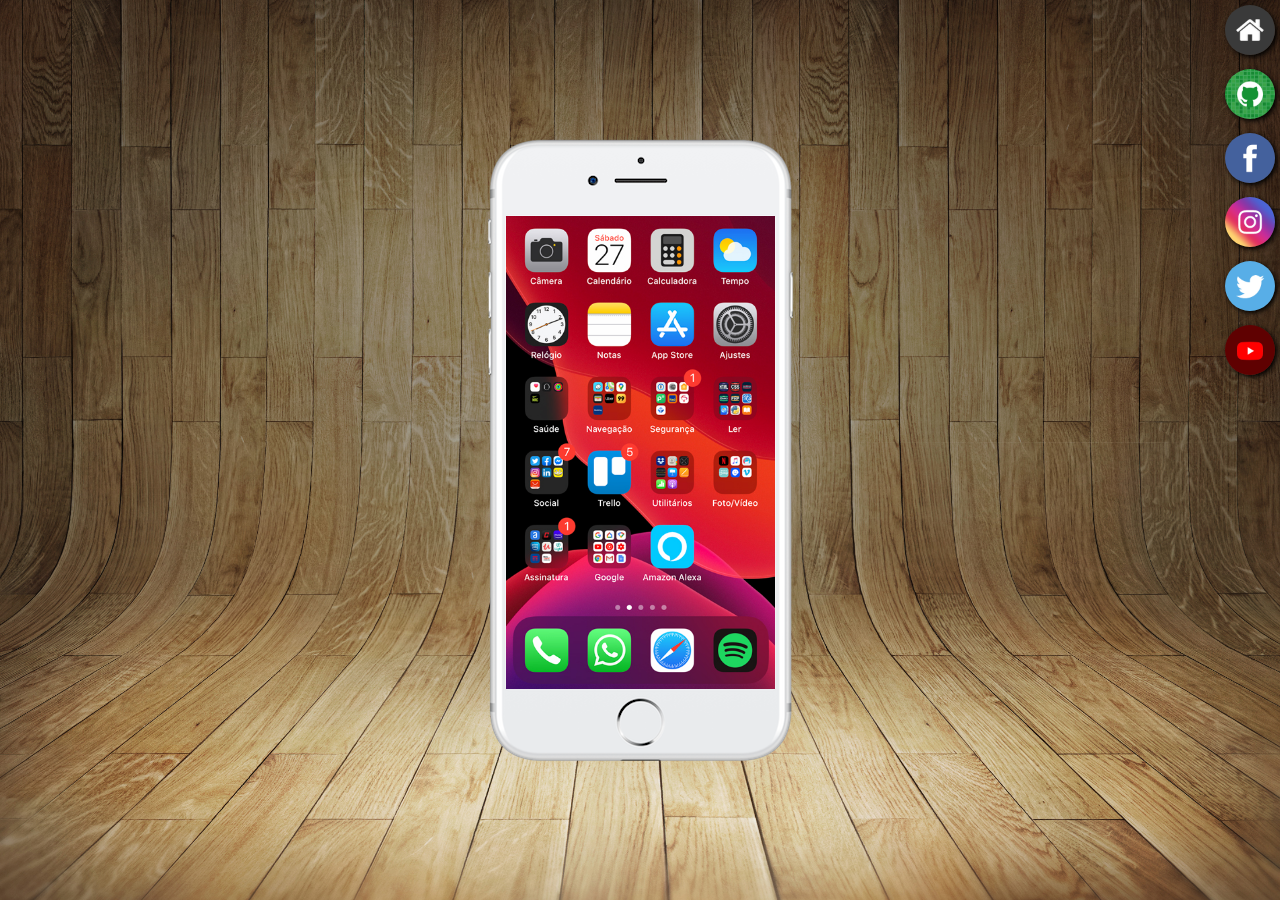
<file: index.html>
<!DOCTYPE html>
<html lang="pt-br">
<head>
    <meta charset="UTF-8">
    <meta name="viewport" content="width=device-width, initial-scale=1.0">
    <title>Projeto redes sociais</title>
    <link rel="shortcut icon" href="favicon.ico" type="image/x-icon">
    <link rel="stylesheet" href="estilos/style.css">
</head>
<body>
    <main>
        <section id="telefone">
            <iframe src="home.html" frameborder="0" name="tela" id="tela">

                <p>Seu navegador não é compatível com isso</p>

            </iframe>
        </section>
        <section id="redes-sociais">
            <a href="home.html" target="tela"><img src="imagens/logo-home.jpg" alt=""></a><br>
            <a href="github.html" target="tela"><img src="imagens/logo-github.jpg" alt=""></a><br>
            <a href="facebook.html" target="tela"><img src="imagens/logo-facebook.jpg" alt=""></a><br>
            <a href="instagram.html" target="tela"><img src="imagens/logo-instagram.jpg" alt=""></a><br>
            <a href="twitter.html" target="tela"><img src="imagens/logo-twitter.jpg" alt=""></a><br>
            <a href="youtube.html" target="tela"><img src="imagens/logo-youtube.jpg" alt=""></a>
        </section>
    </main>
</body>
</html>
</file>
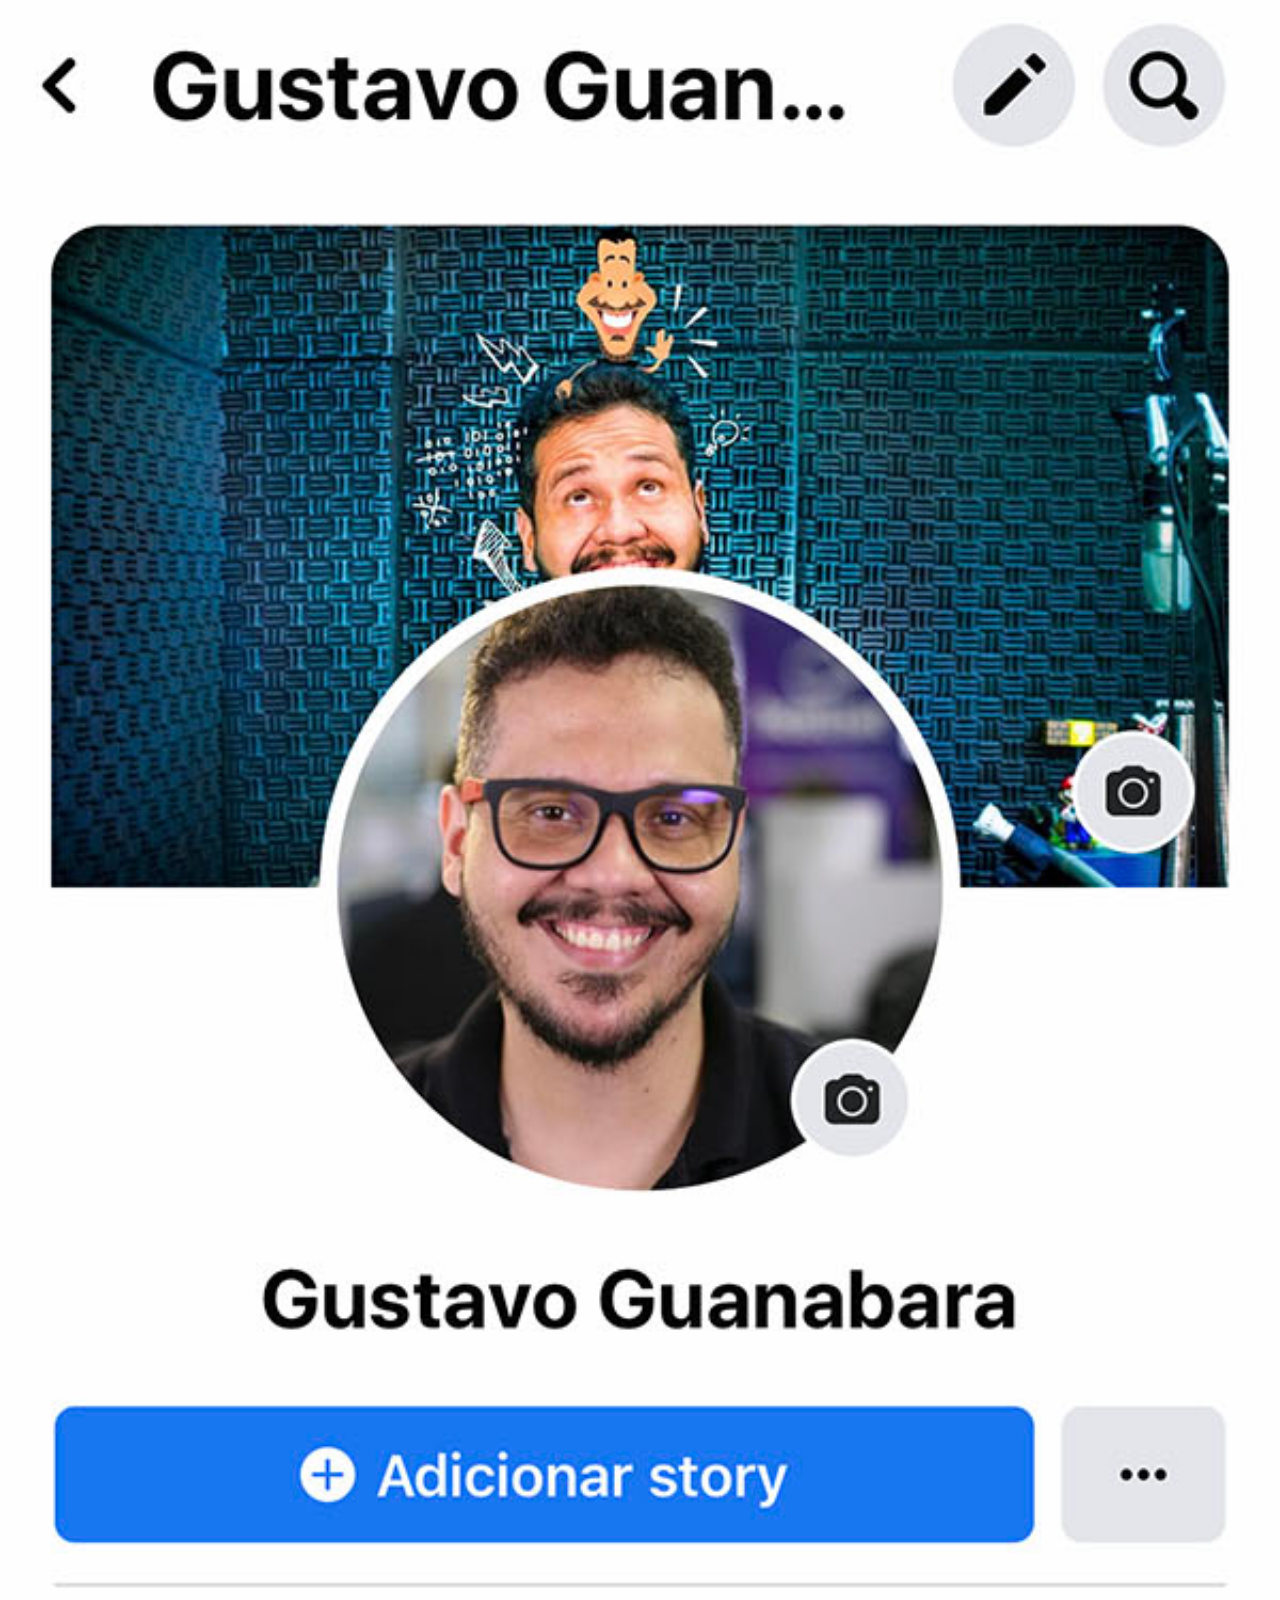
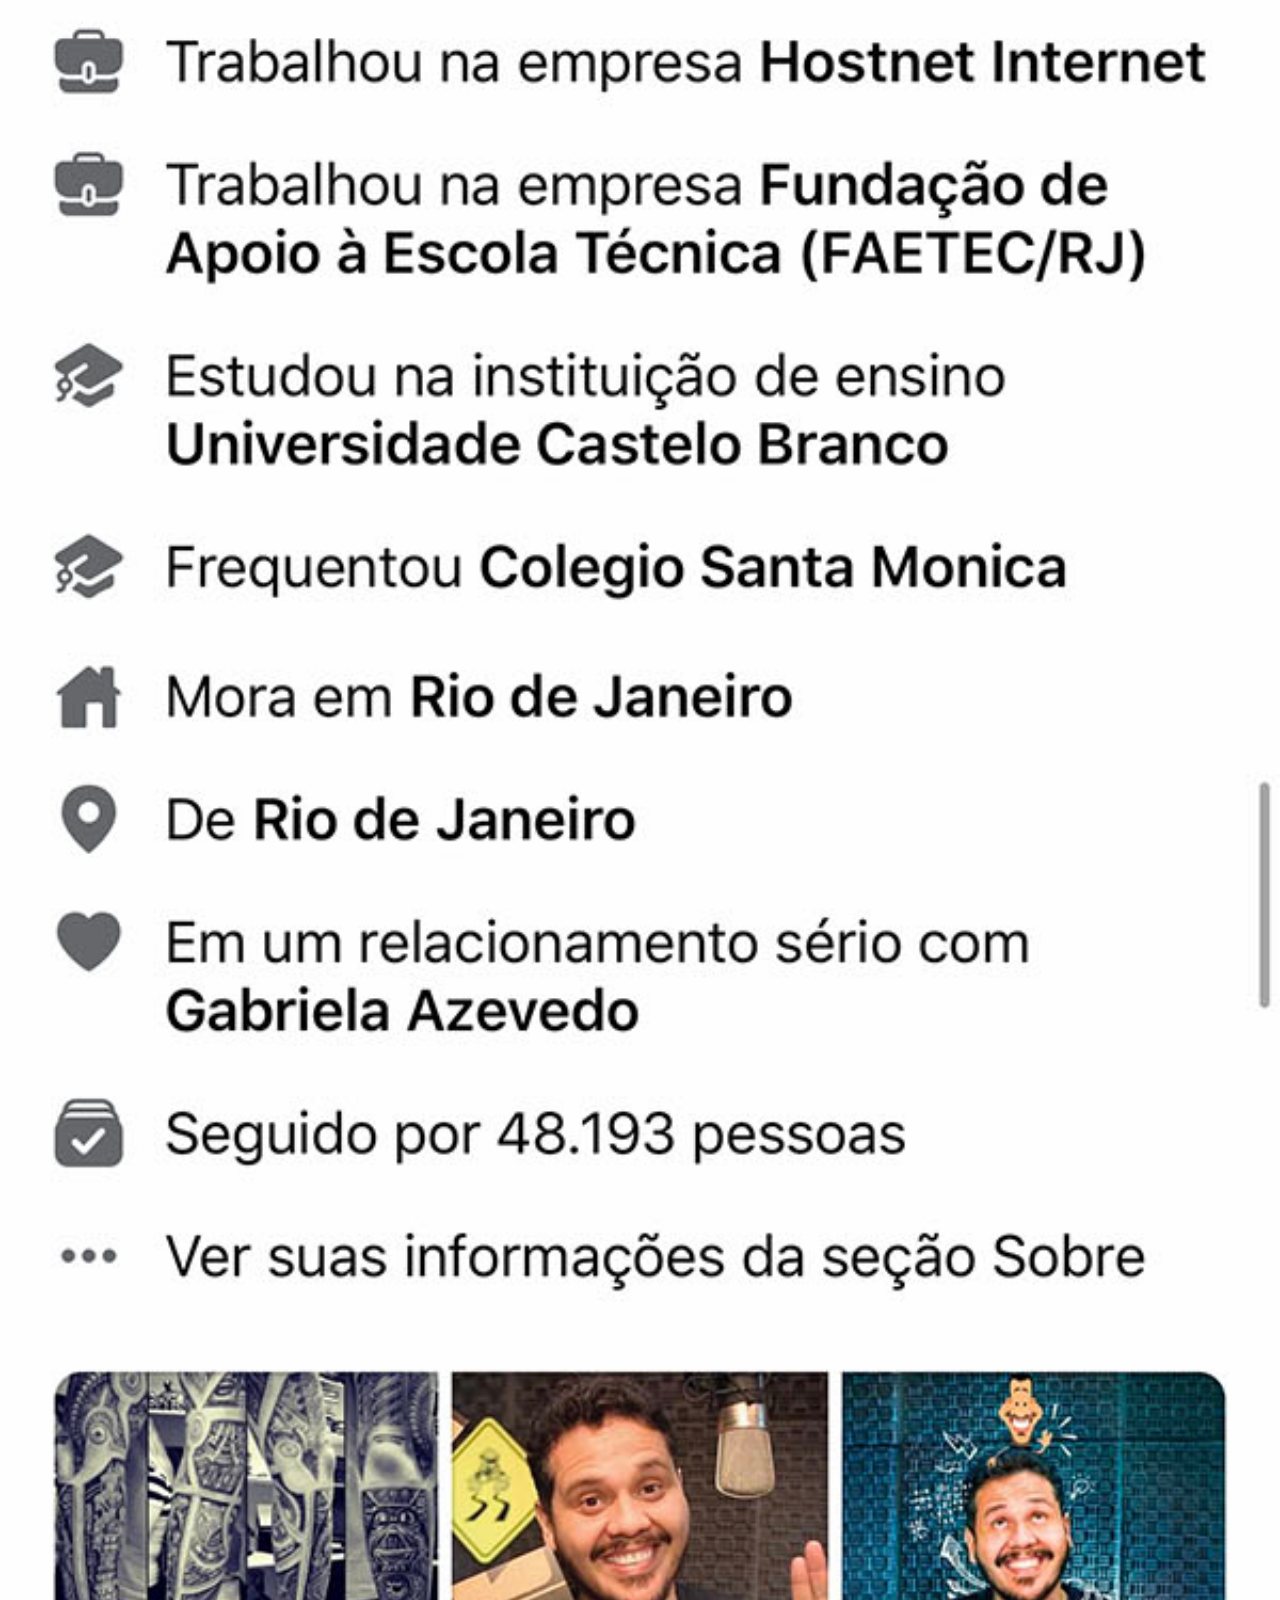
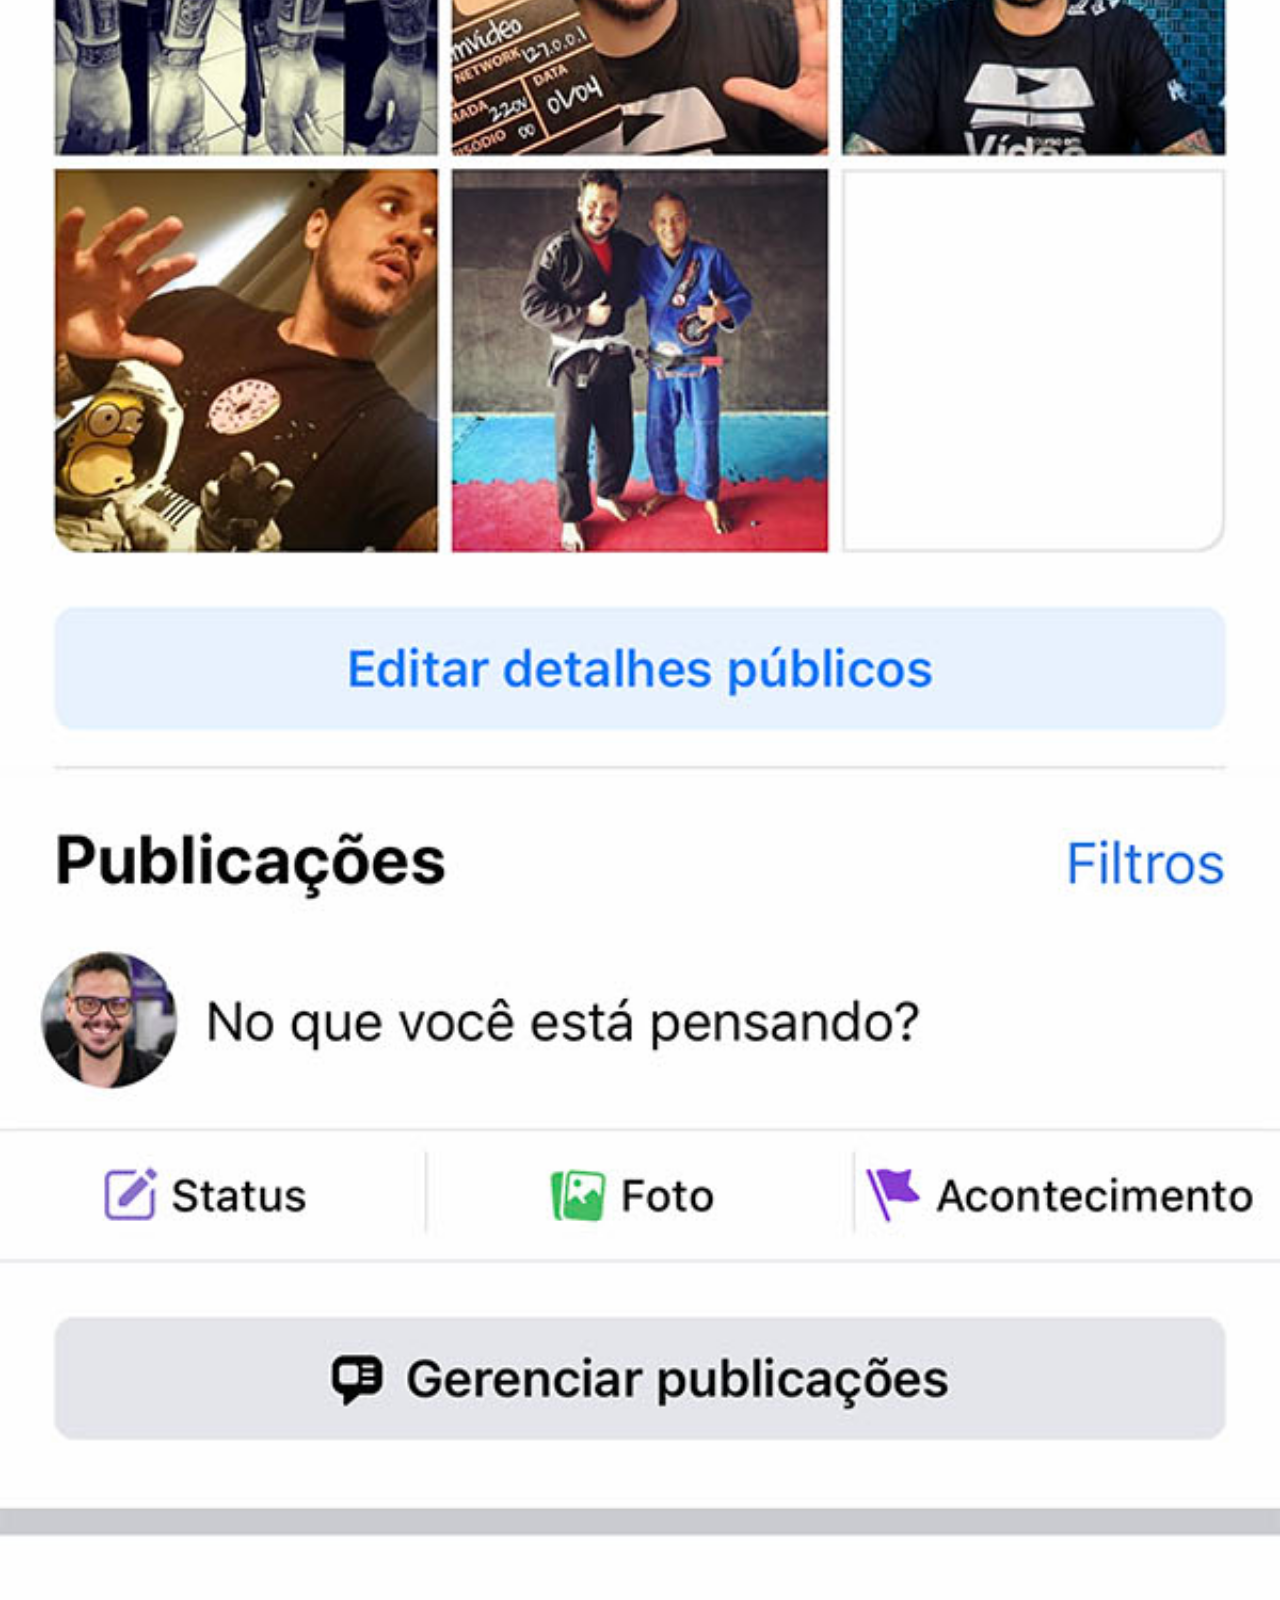
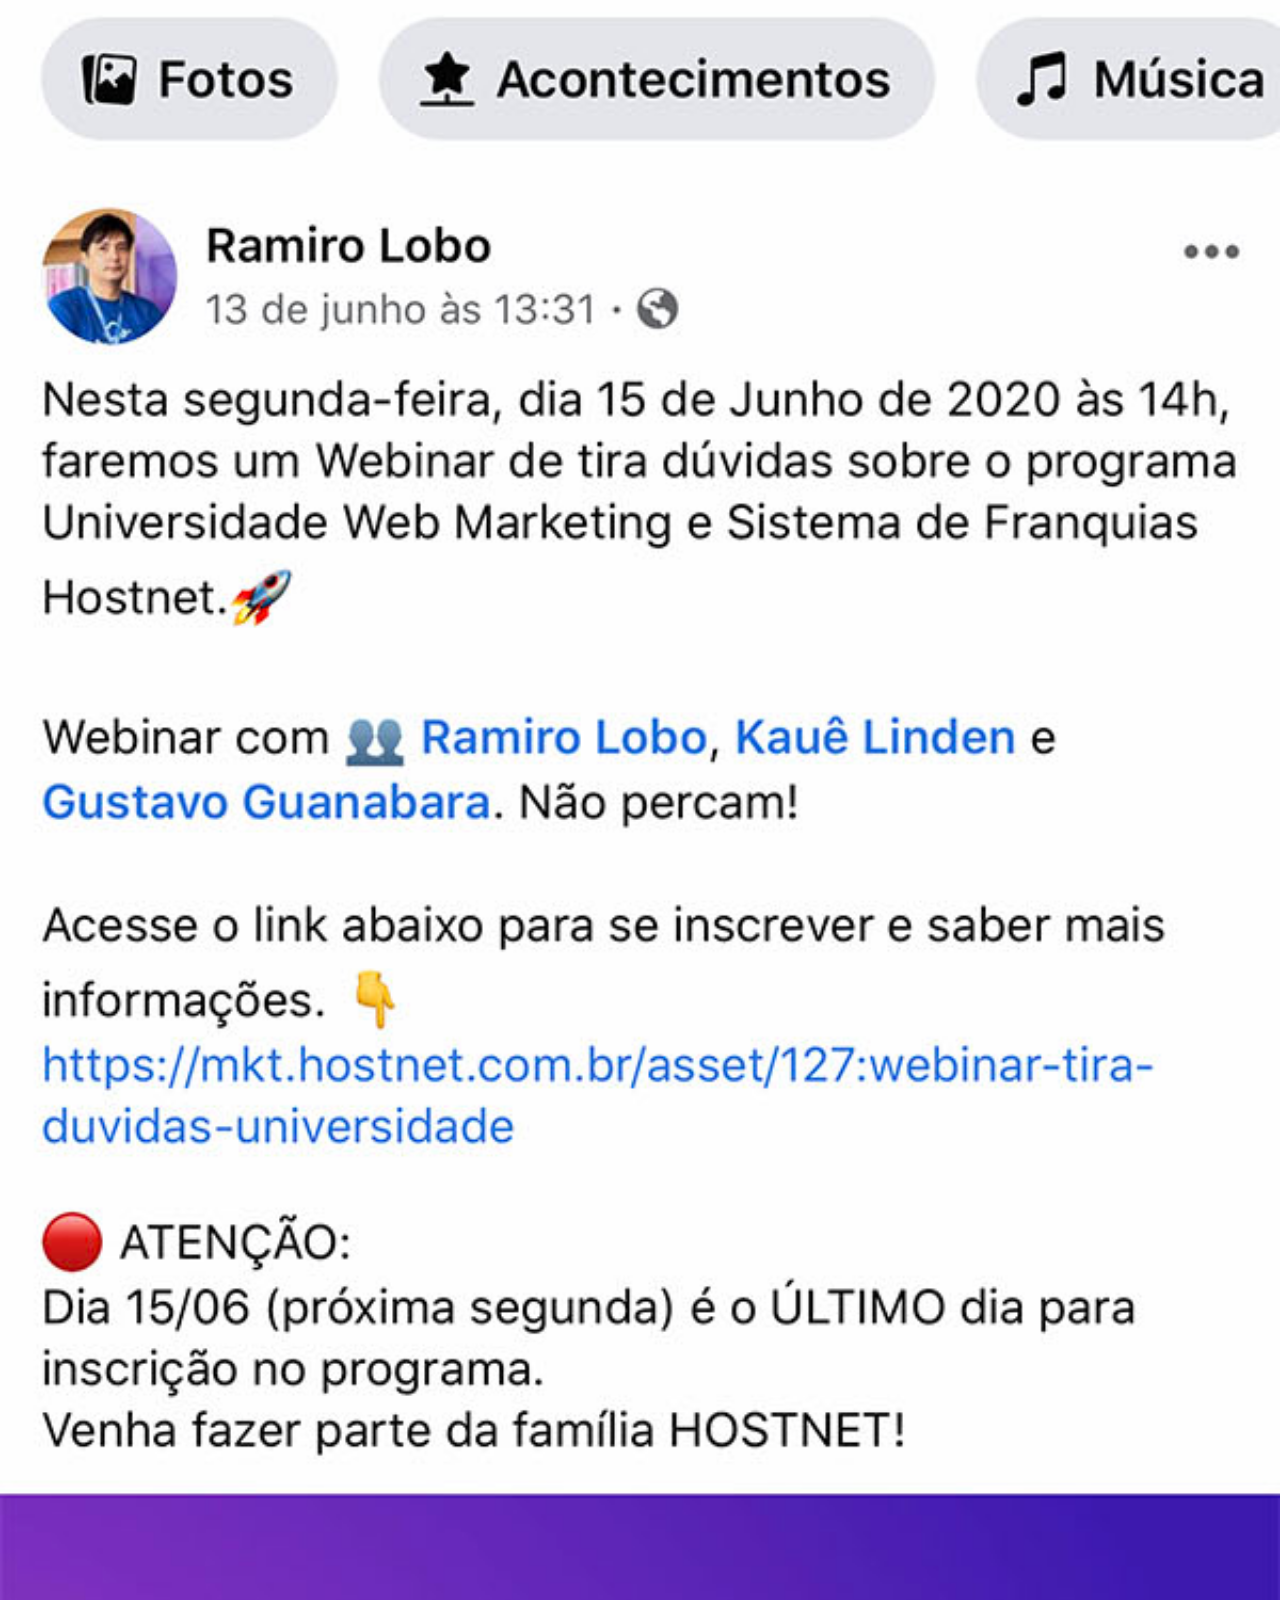
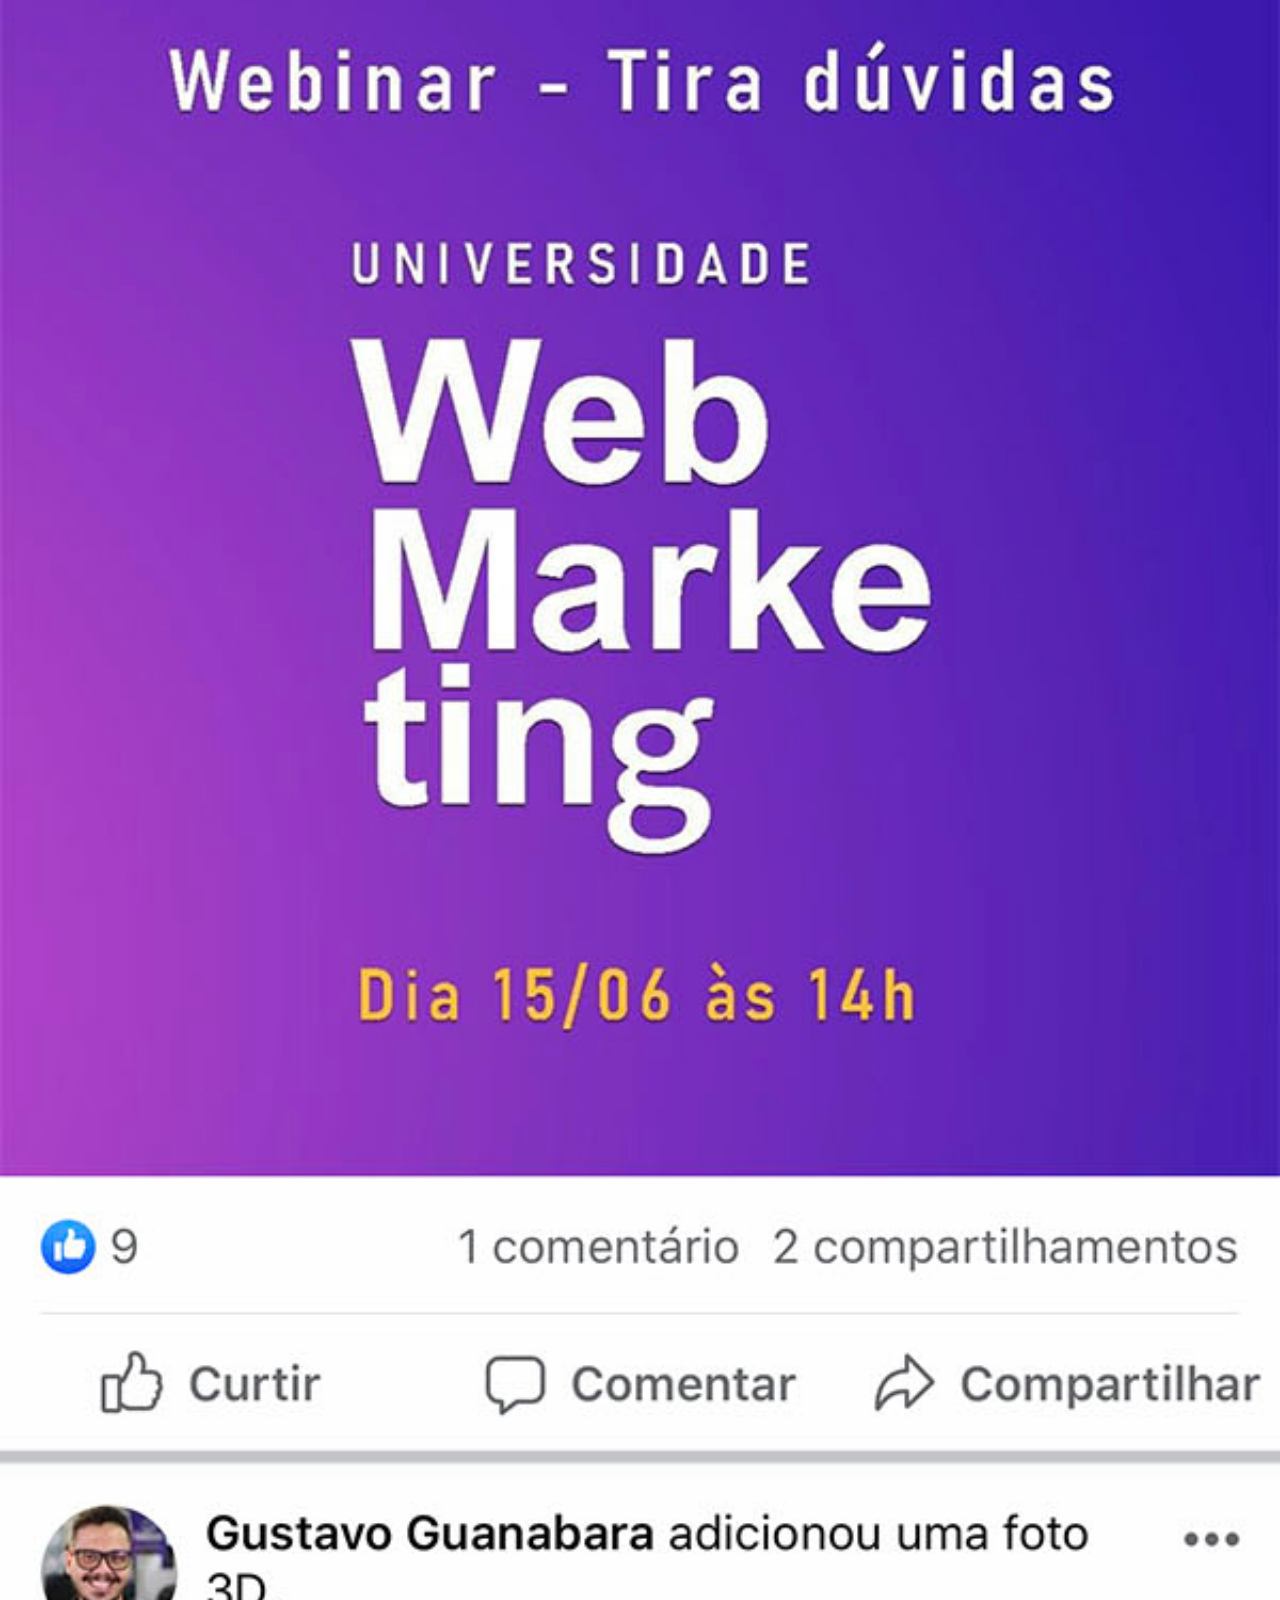
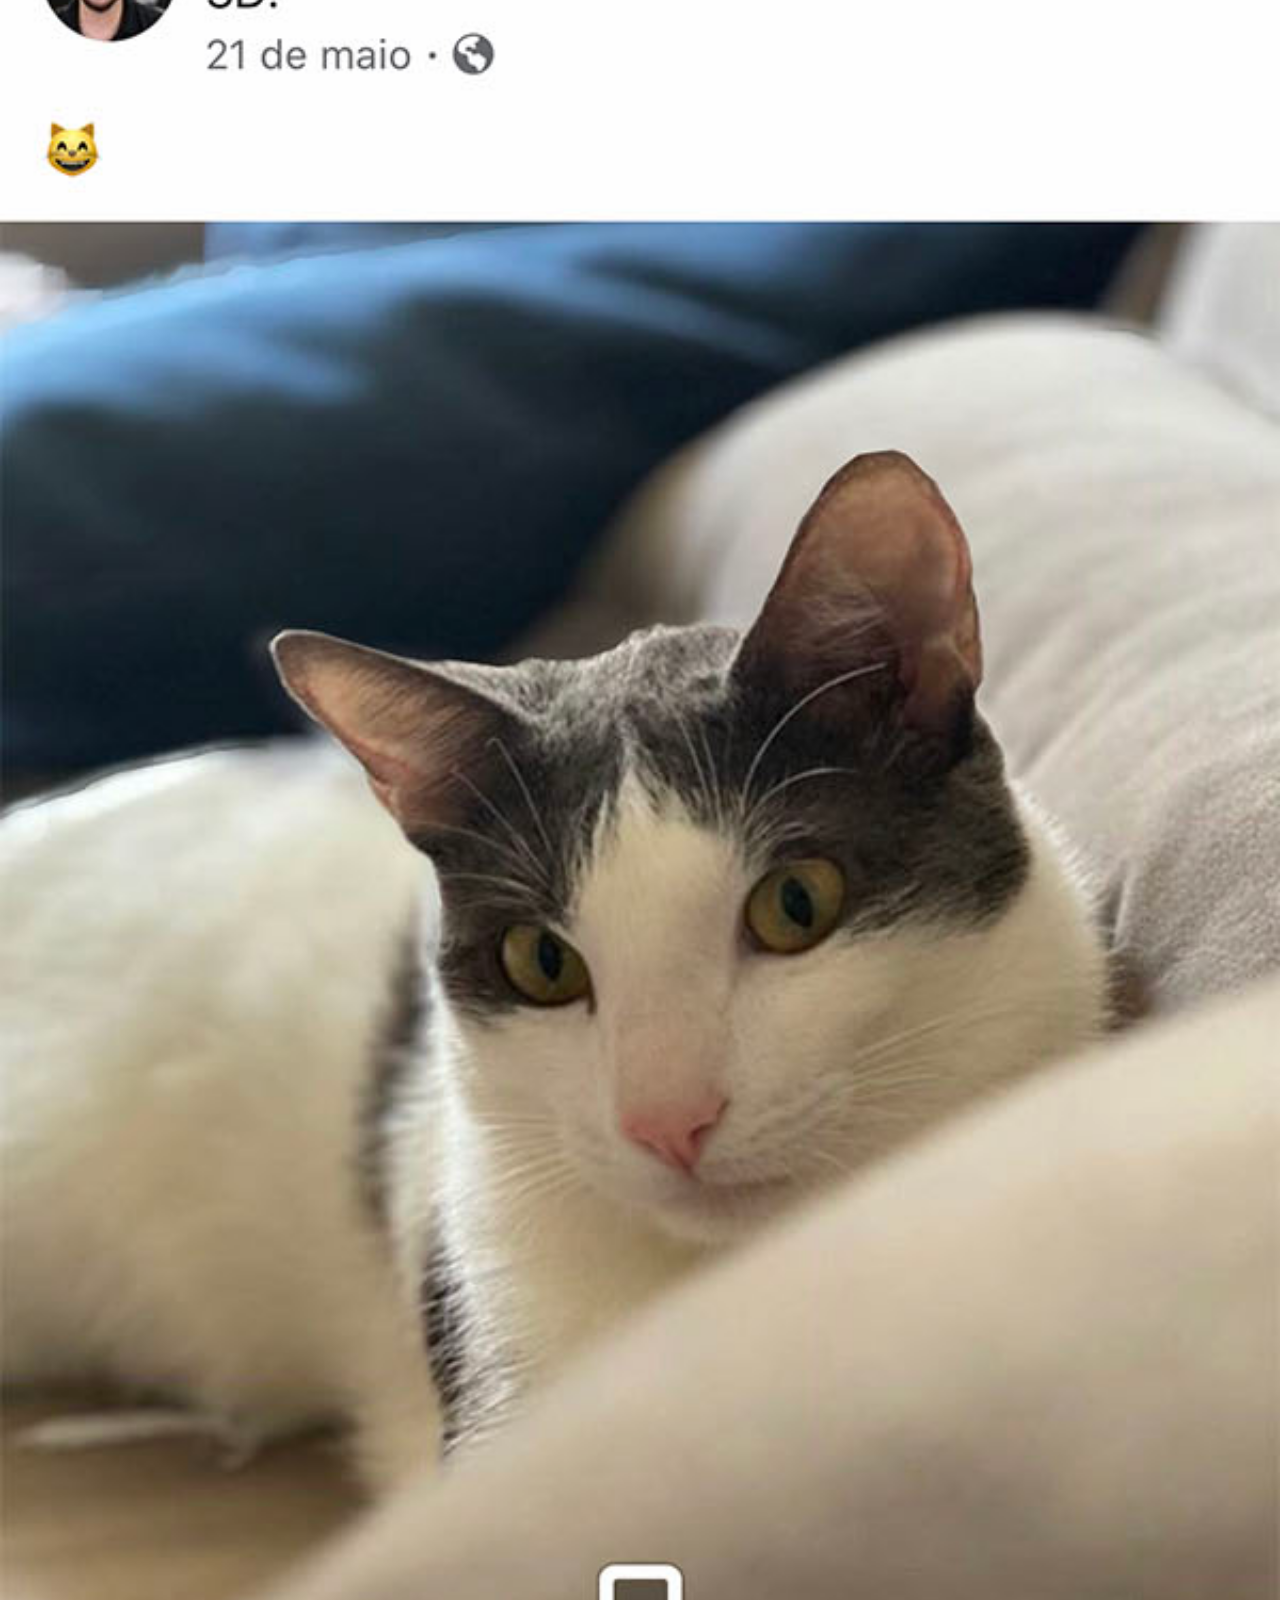
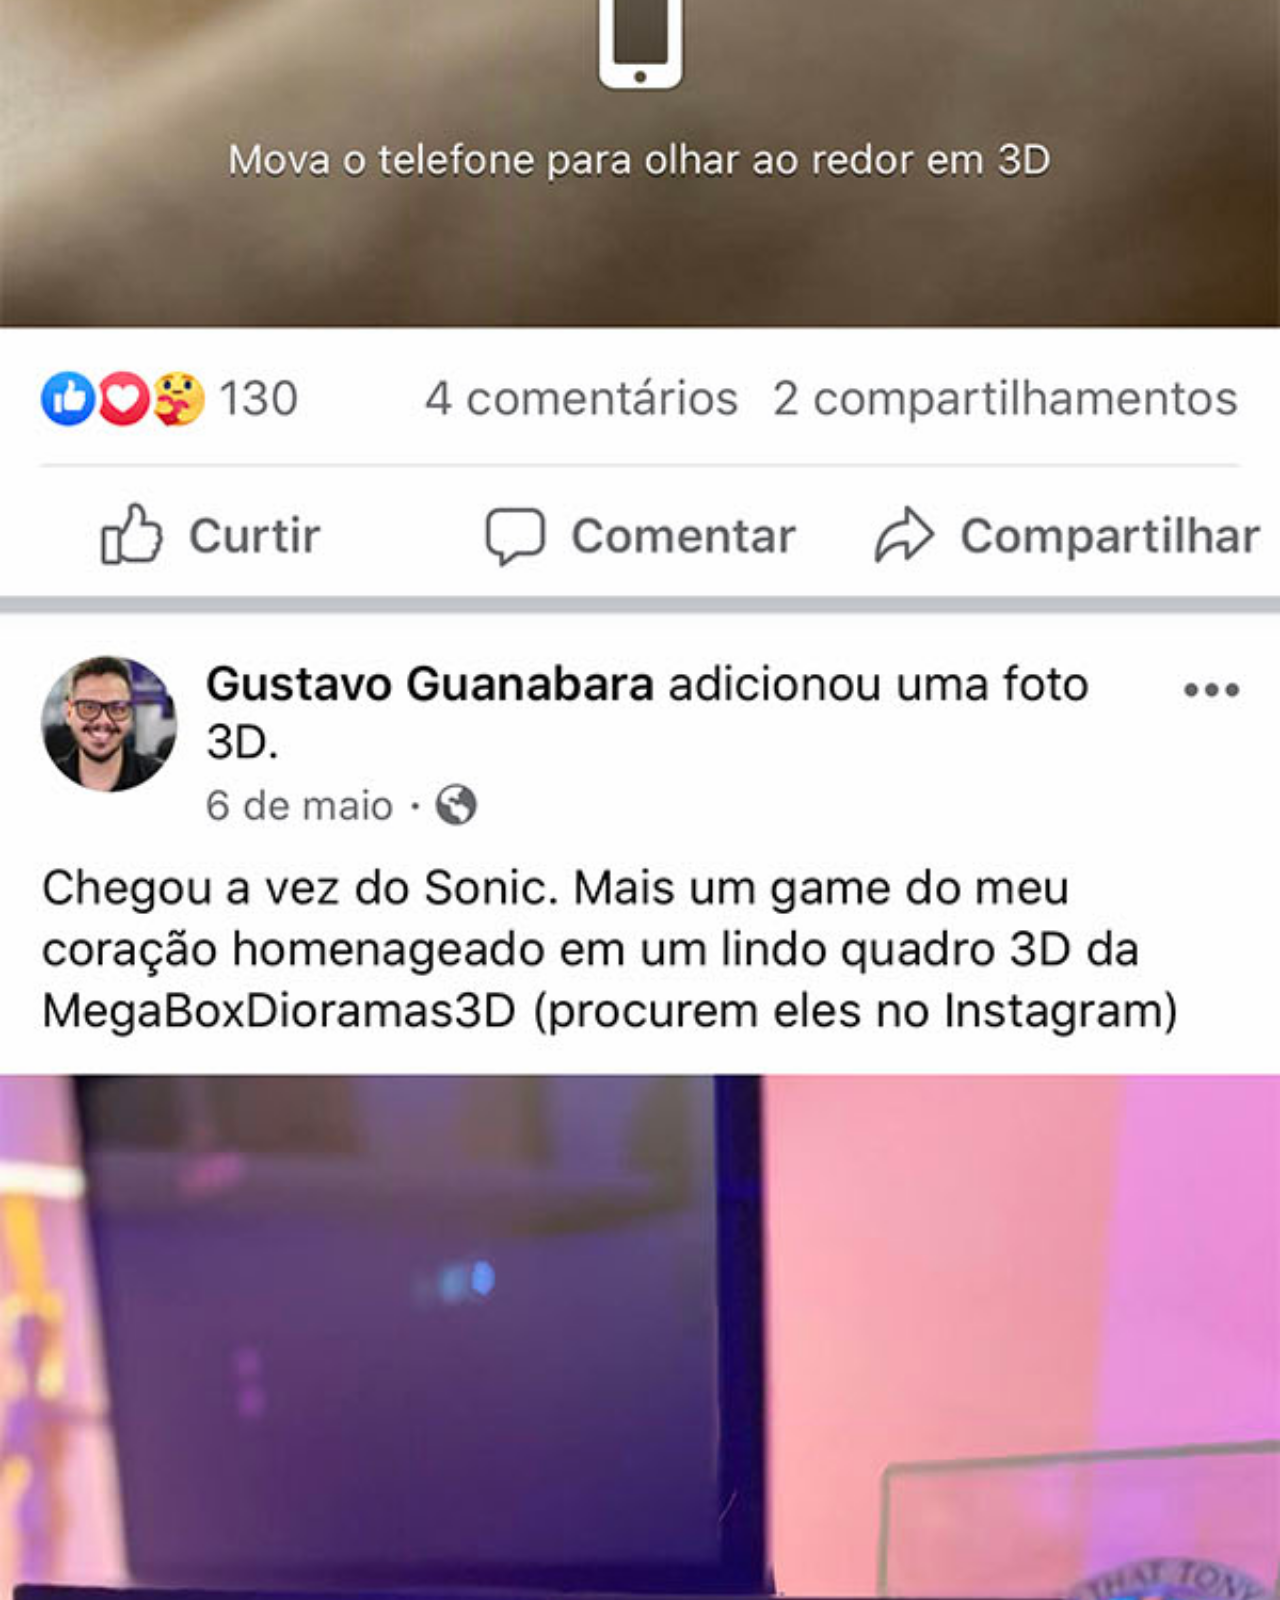
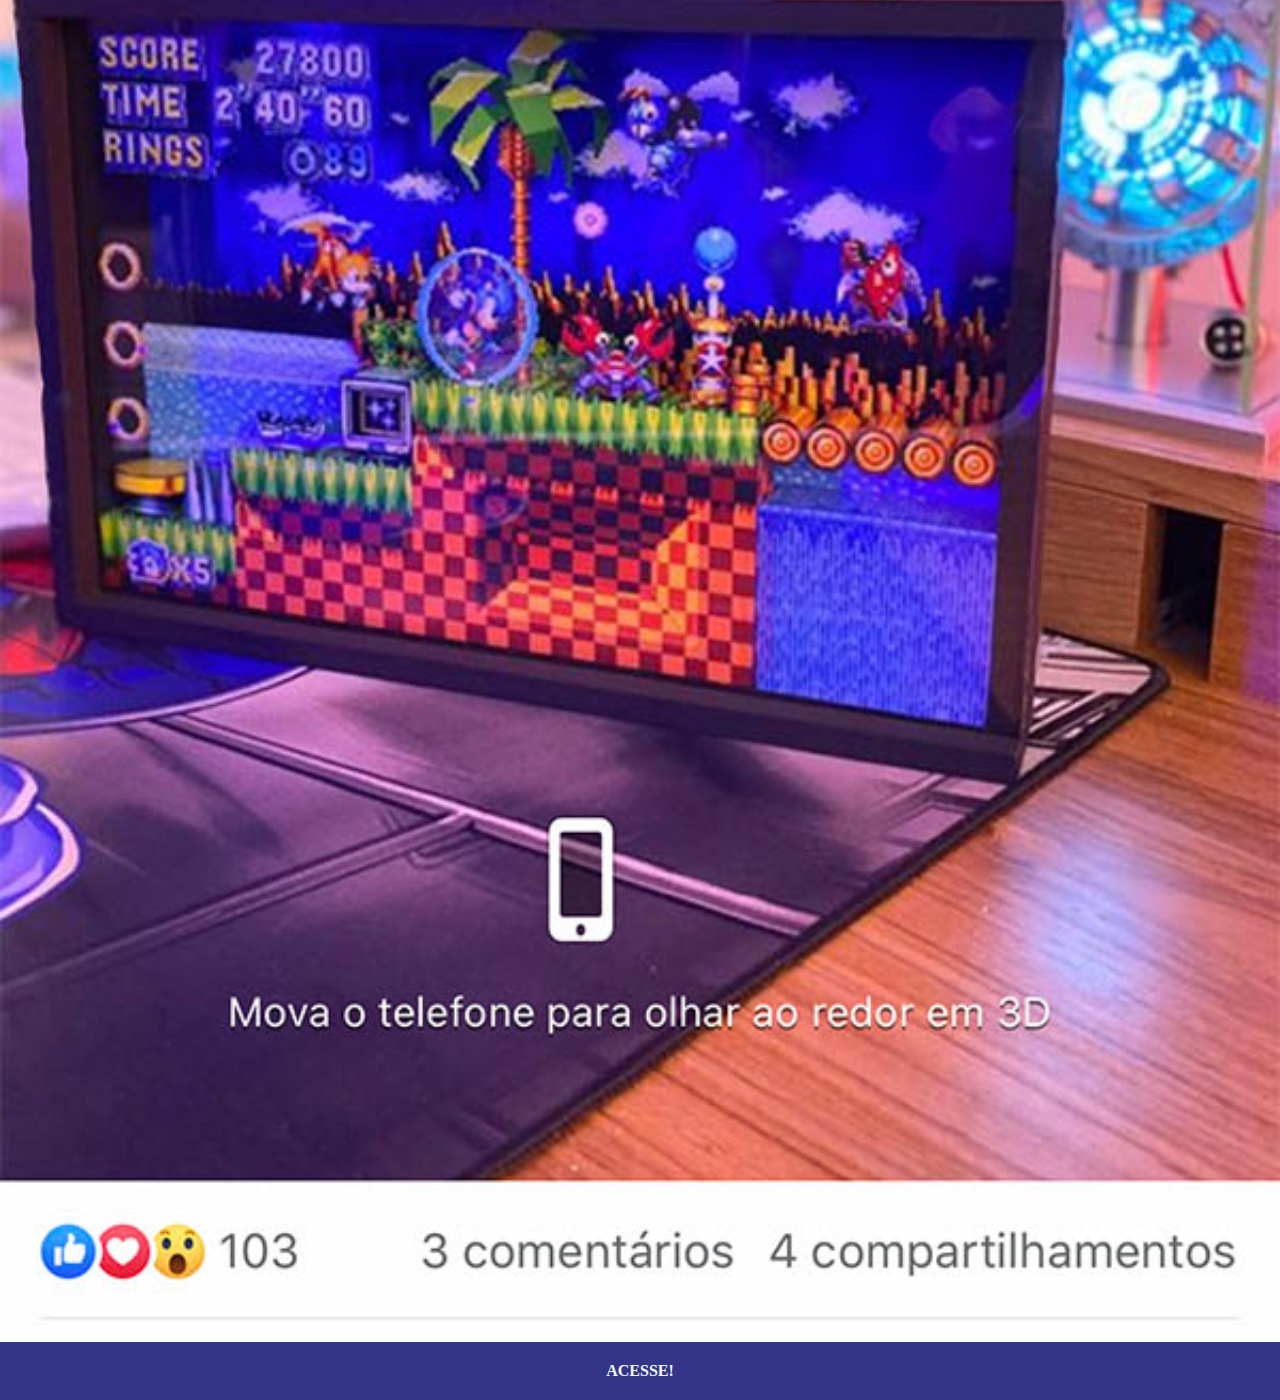
<file: facebook.html>
<!DOCTYPE html>
<html lang="pt-br">
<head>
    <meta charset="UTF-8">
    <meta name="viewport" content="width=device-width, initial-scale=1.0">
    <title>Document</title>
    <link rel="stylesheet" href="estilos/social.css">
</head>
<body>
    <img src="imagens/tela-facebook.jpg" alt="instagram">
    <a href="https://www.facebook.com/CursosEmVideo/?locale=pt_BR" target="_blank"> ACESSE!</a>
</body>
</html>
</file>
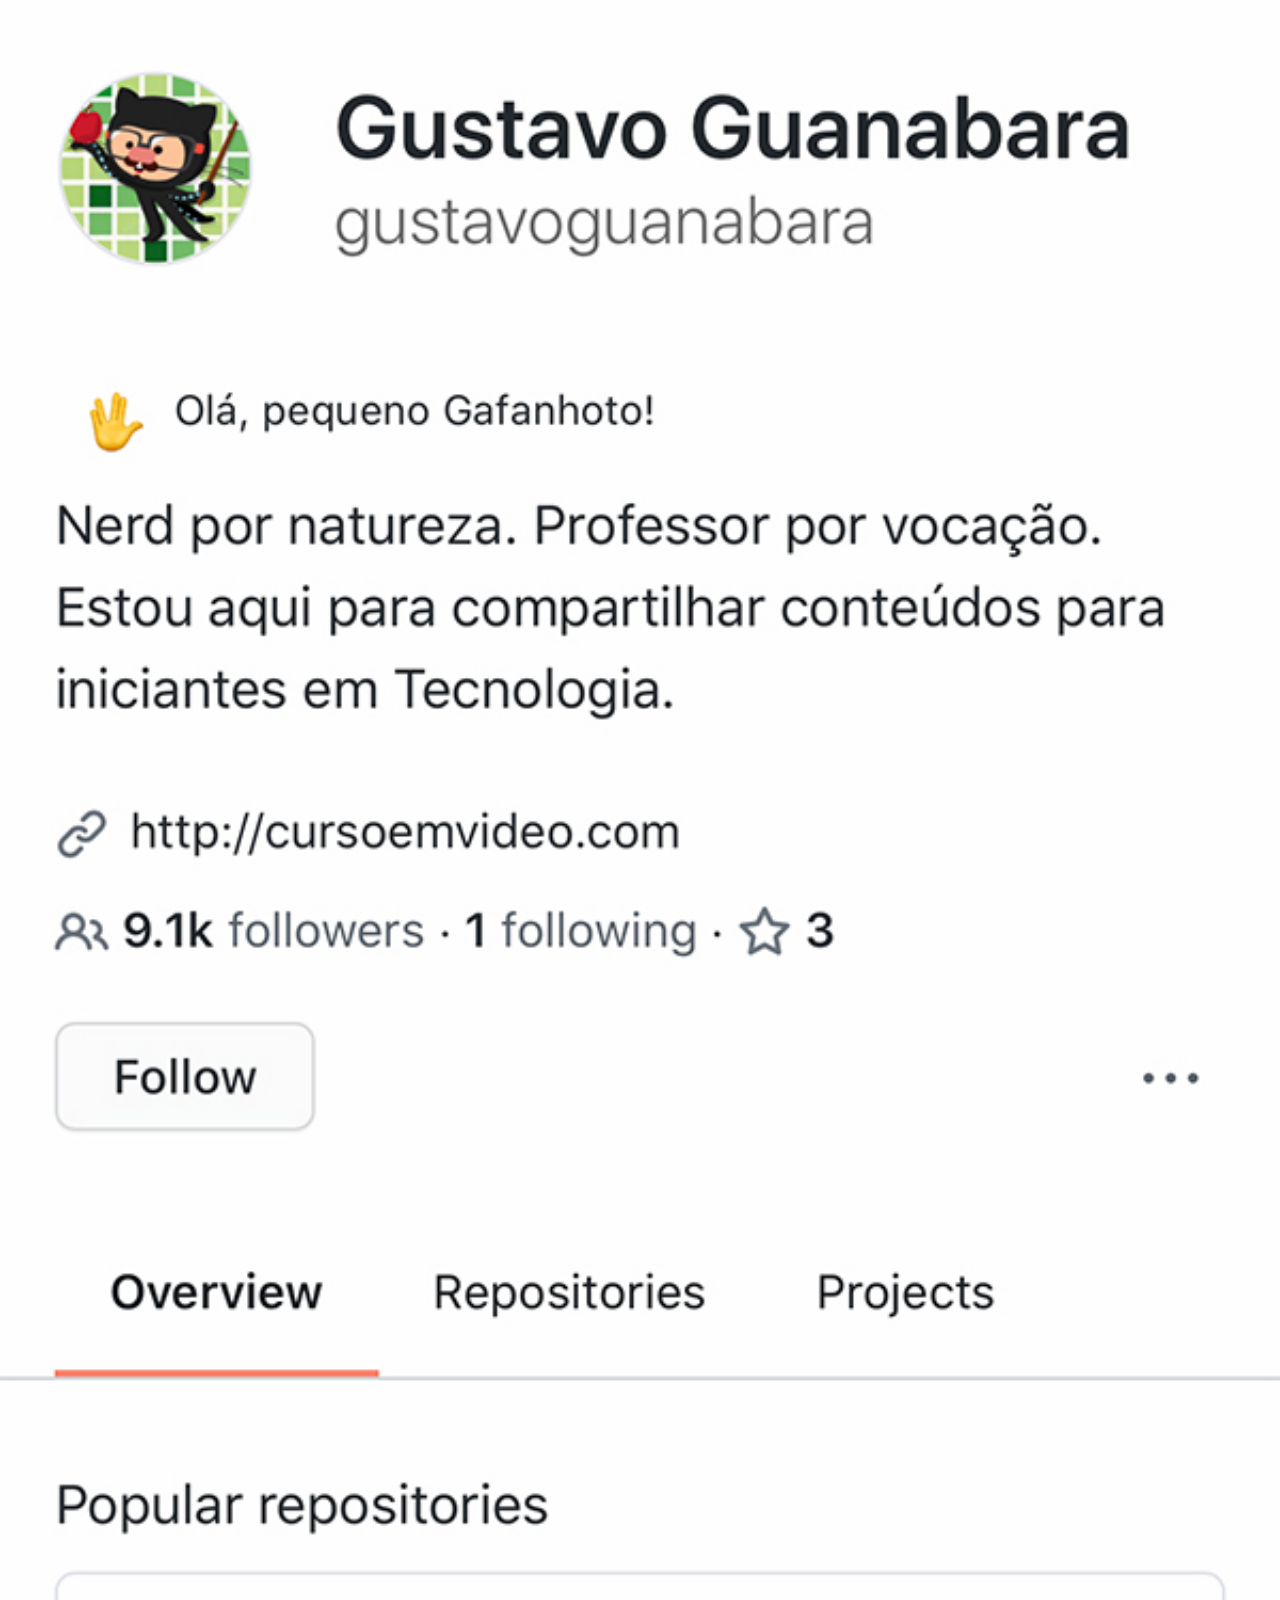
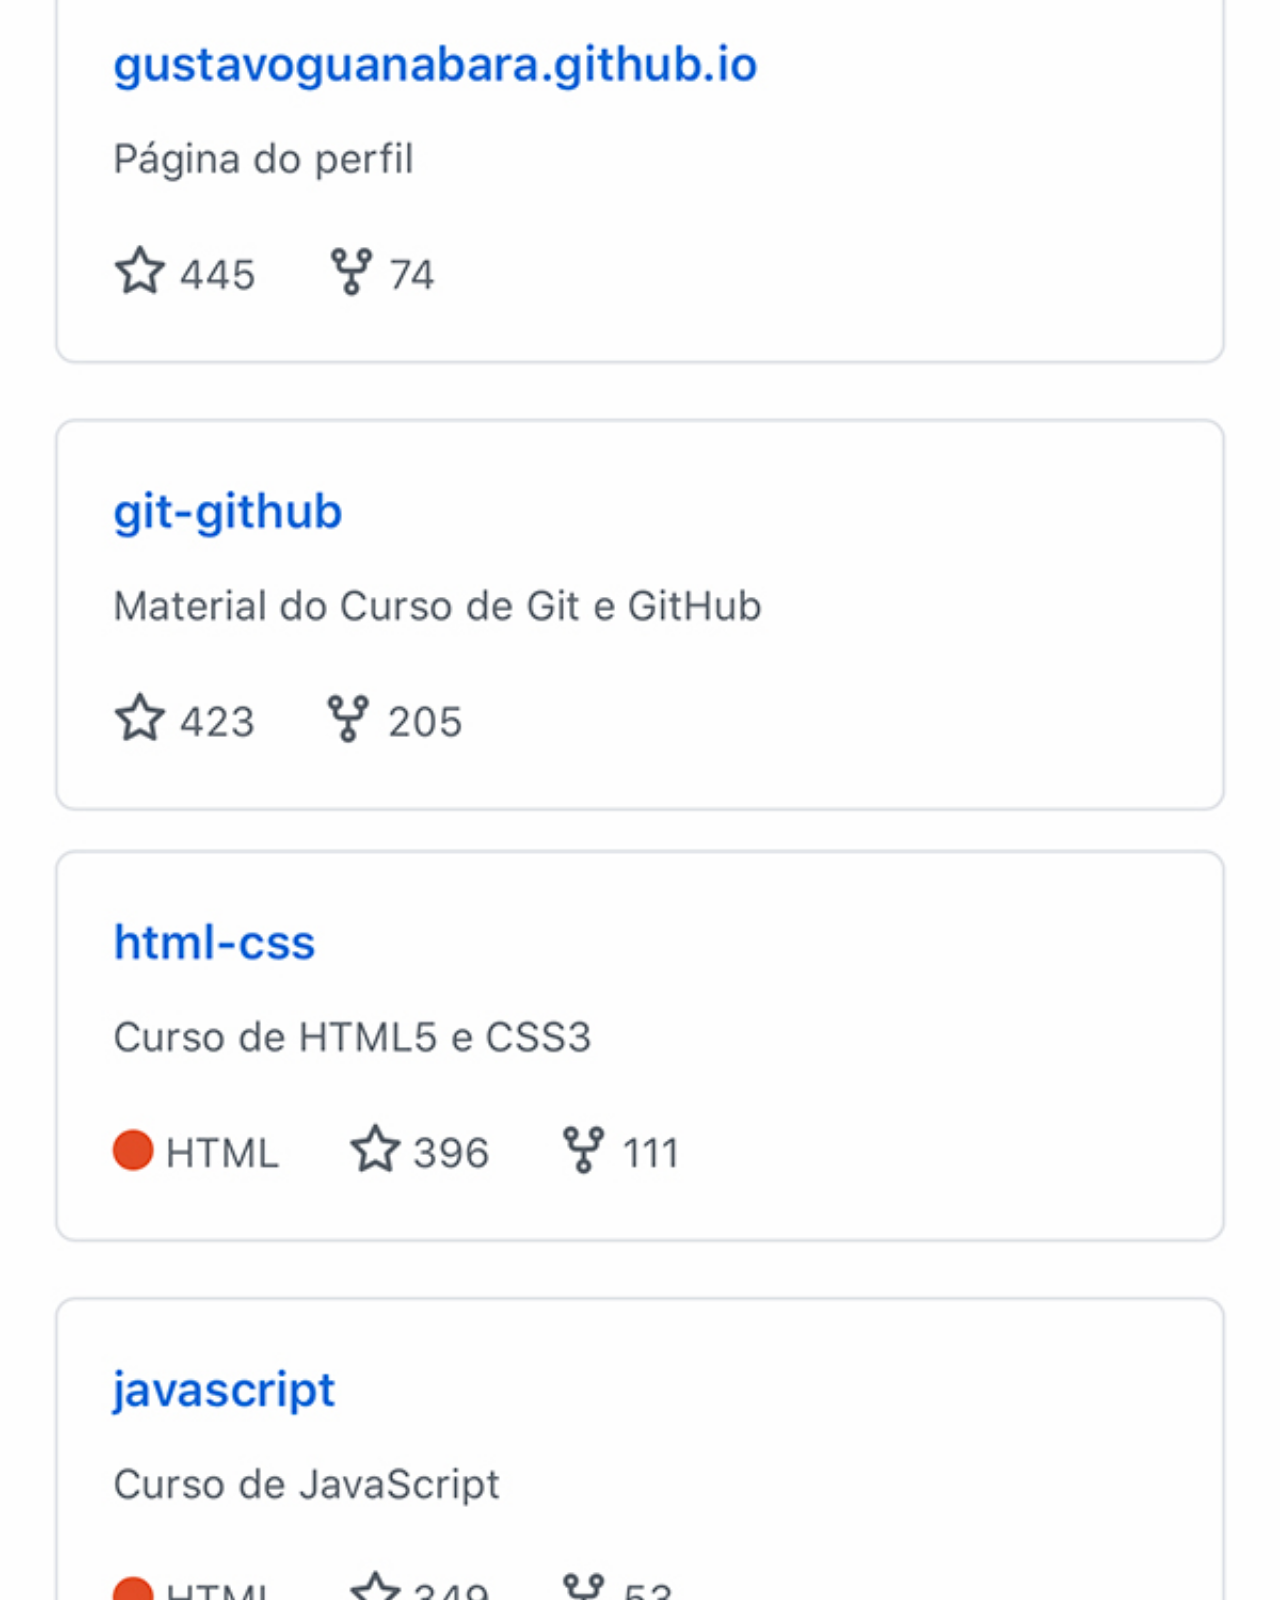
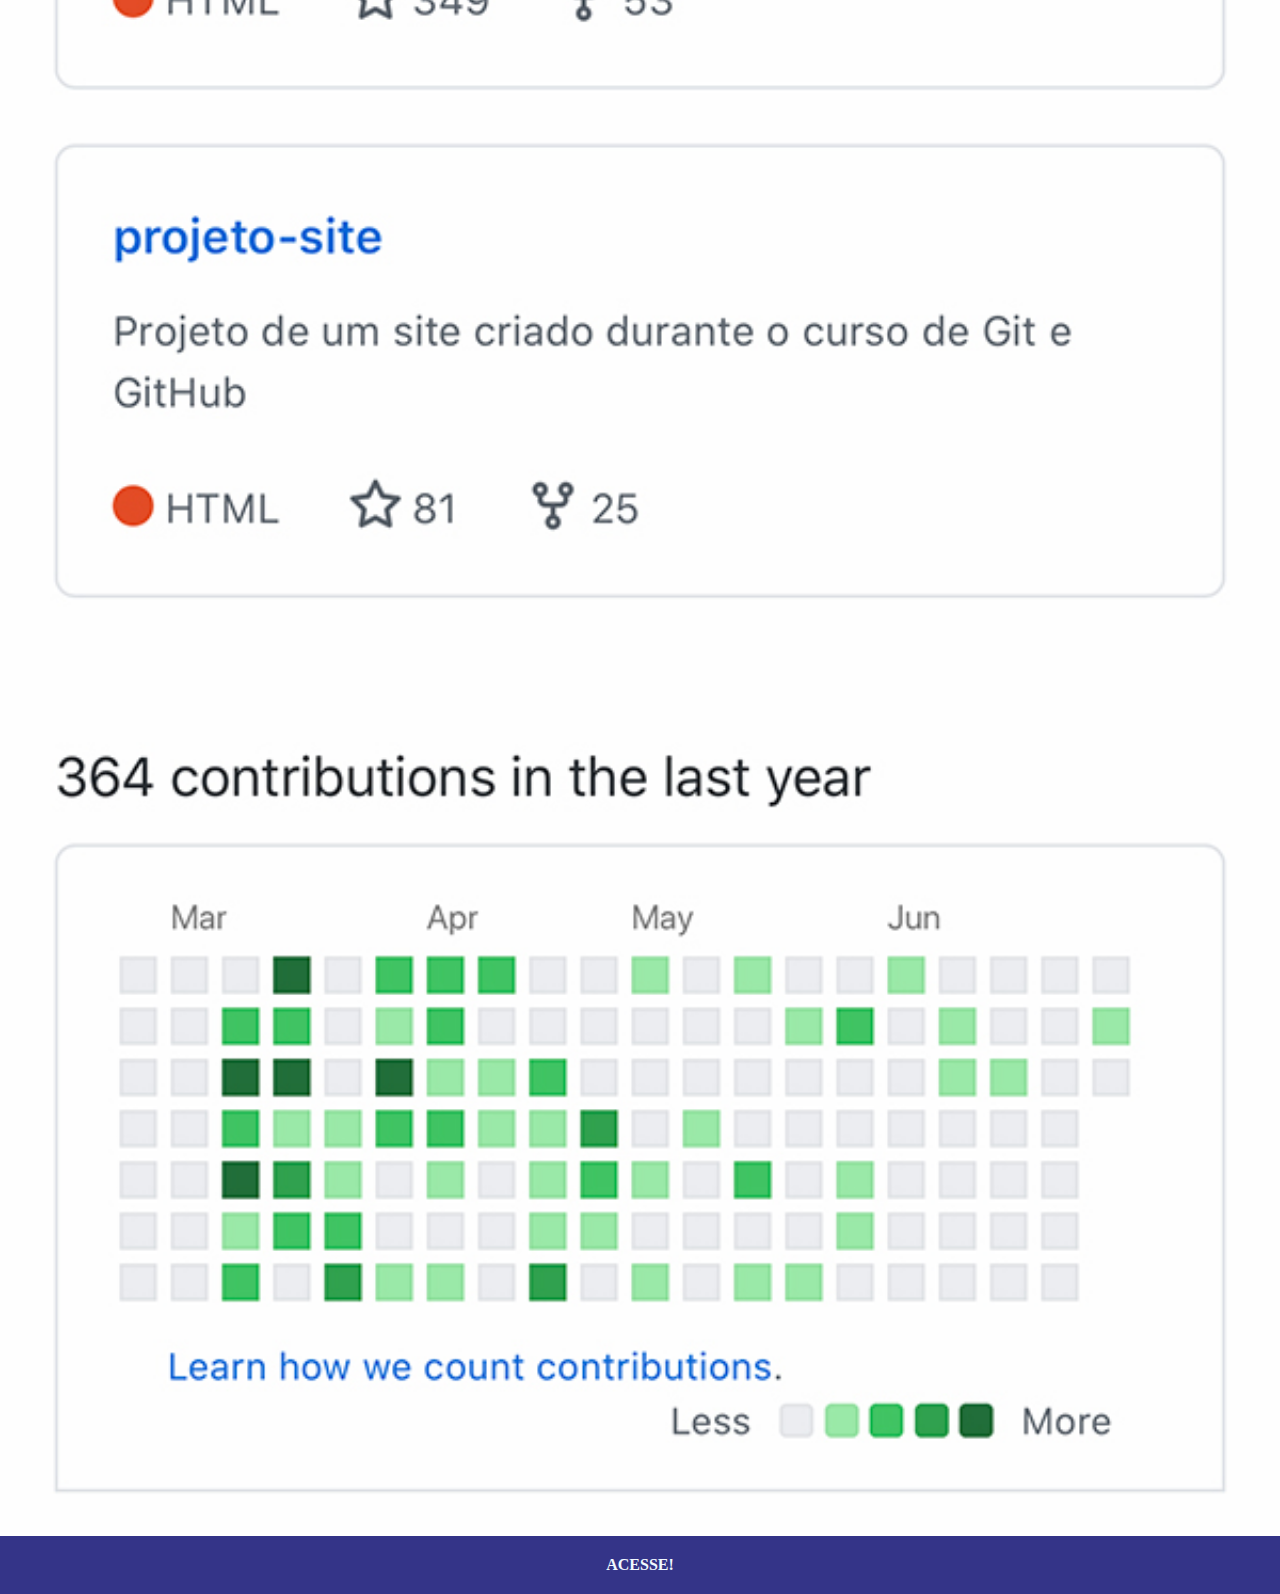
<file: github.html>
<!DOCTYPE html>
<html lang="pt-br">
<head>
    <meta charset="UTF-8">
    <meta name="viewport" content="width=device-width, initial-scale=1.0">
    <title>Document</title>
    <link rel="stylesheet" href="estilos/social.css">
</head>
<body>
    <img src="imagens/tela-github.jpg" alt="instagram">
    <a href="https://github.com/cursoemvideo" target="_blank"> ACESSE!</a>
</body>
</html>
</file>
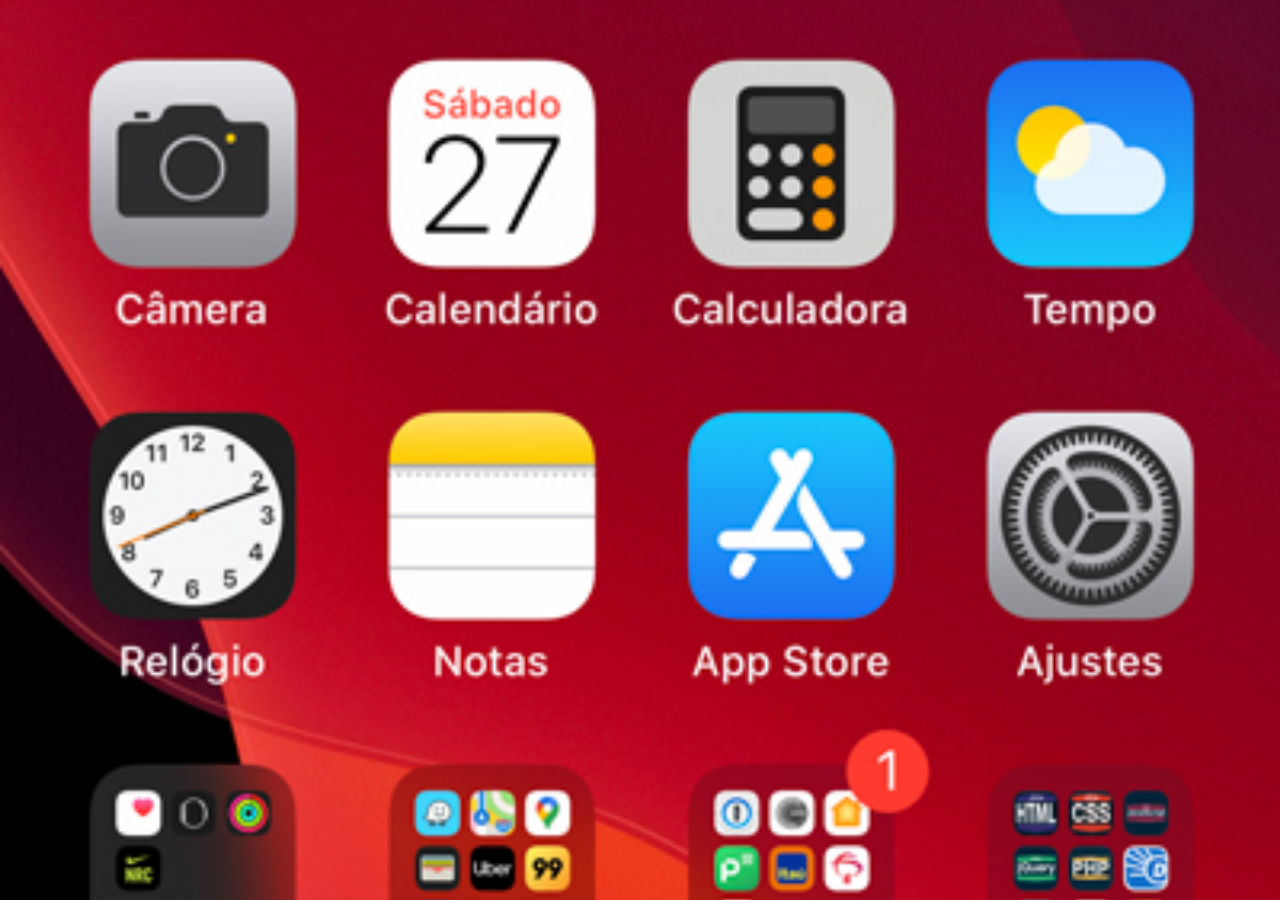
<file: home.html>
<!DOCTYPE html>
<html lang="pt-br">
<head>
    <meta charset="UTF-8">
    <meta name="viewport" content="width=device-width, initial-scale=1.0">
    <title>Document</title>
    <style>
        *{
            padding: 0px;
            margin: 0px;
        }
        body{
            width: 100vw;
            height: 100vh;
            background: black url(imagens/tela-home.jpg) no-repeat top center;
            background-size: cover;
        }
    </style>
</head>
<body>
    
</body>
</html>
</file>
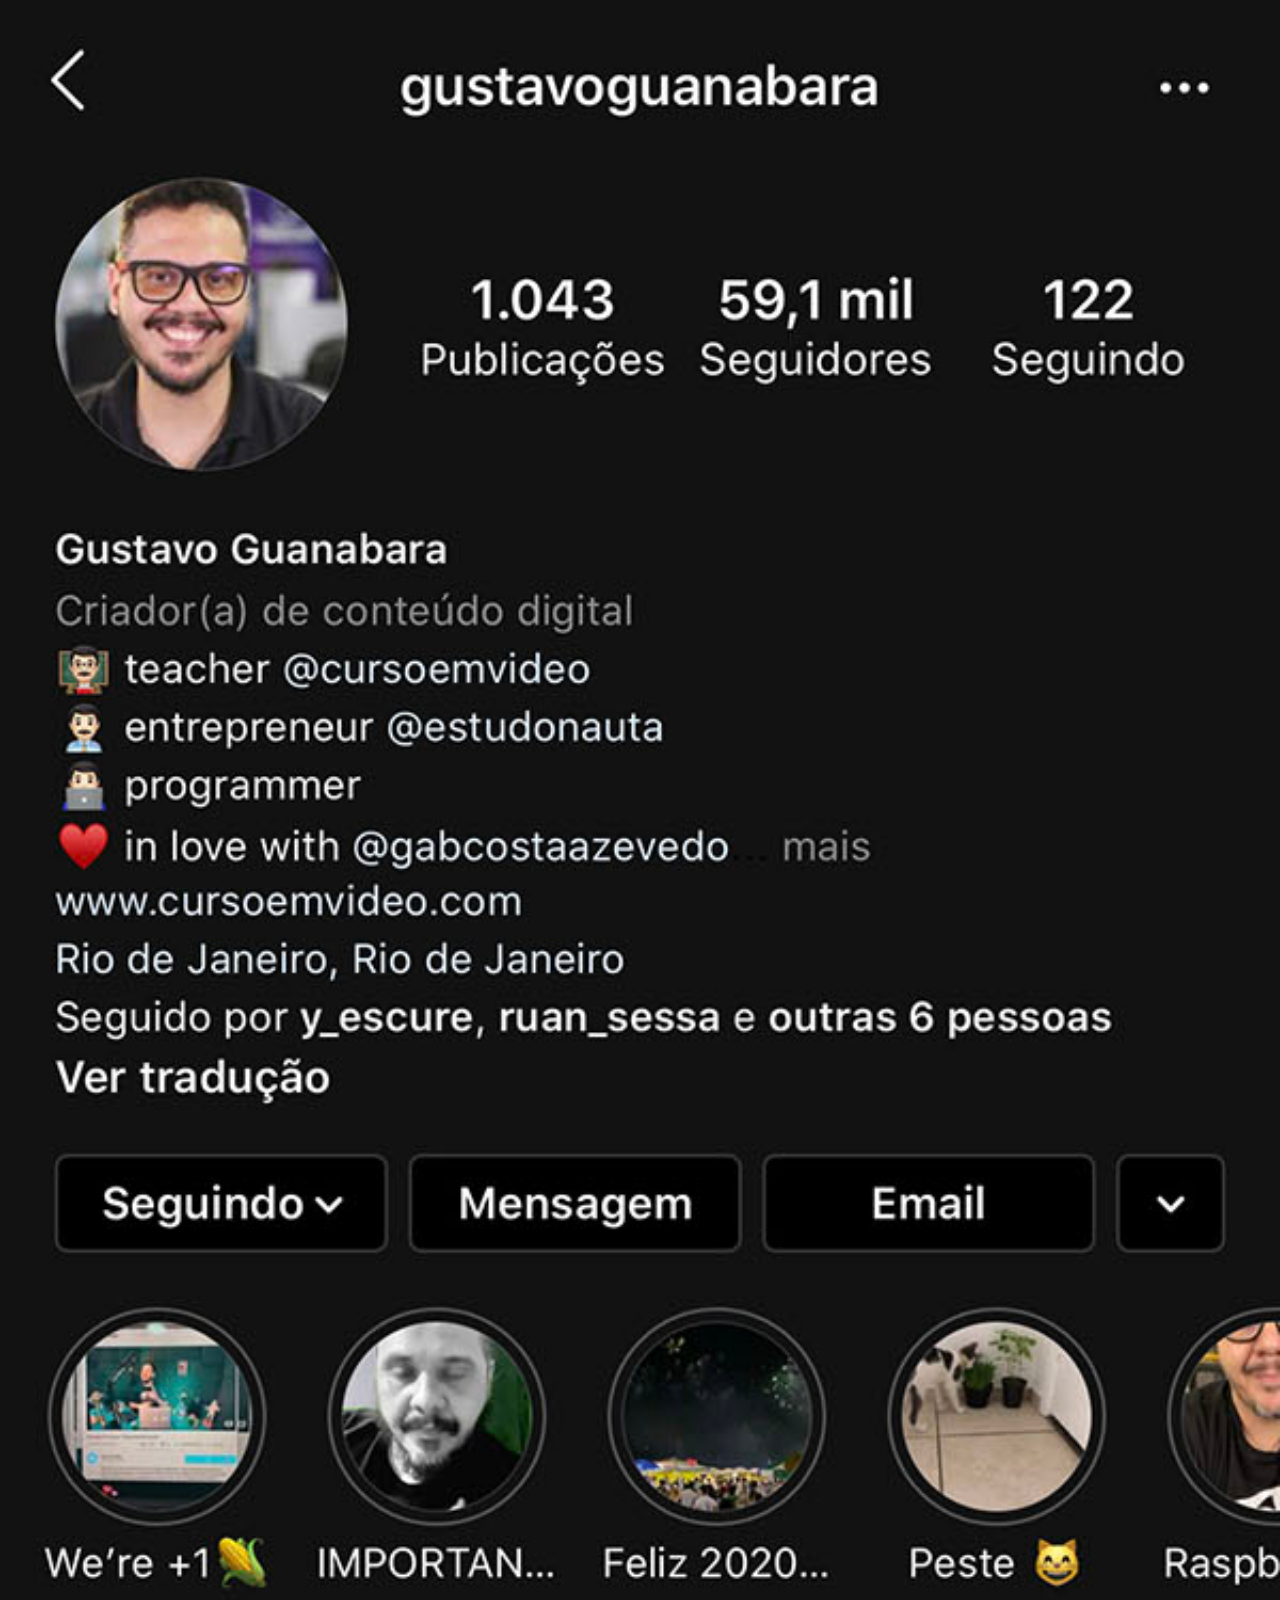
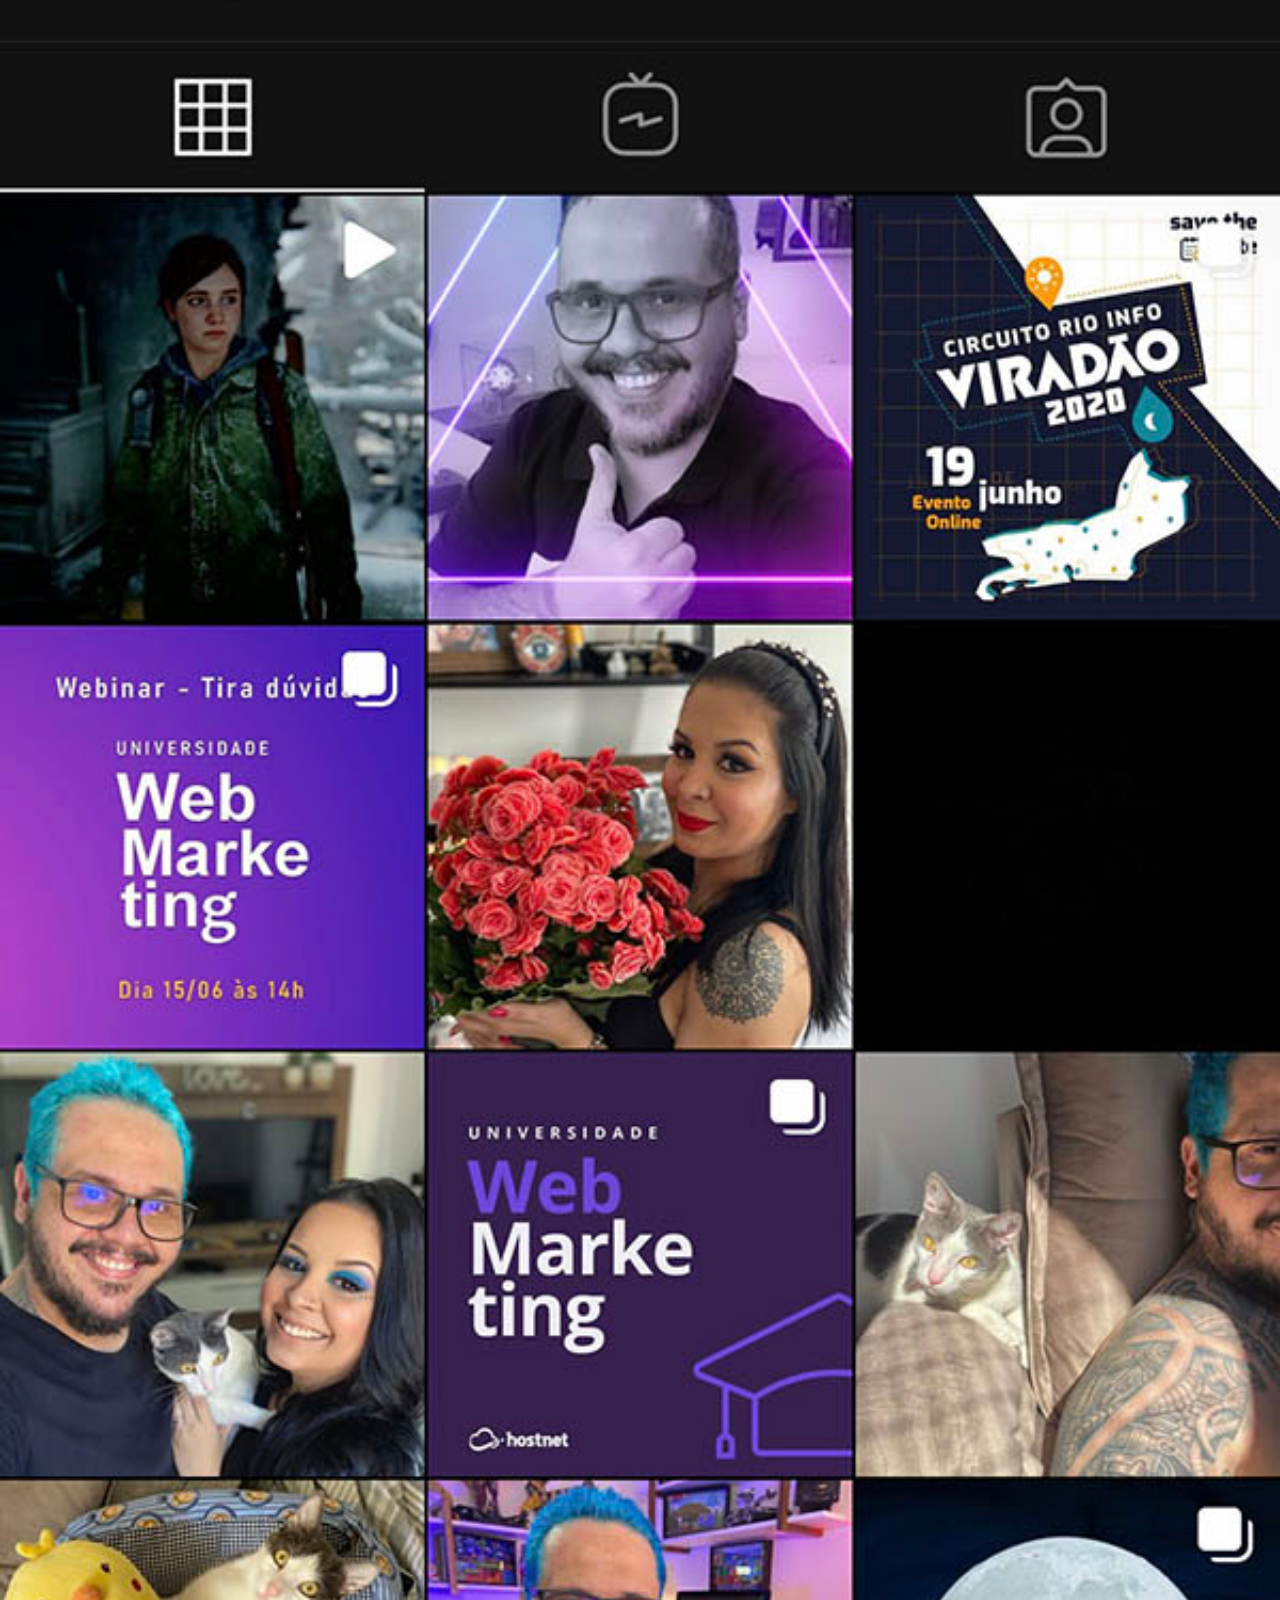
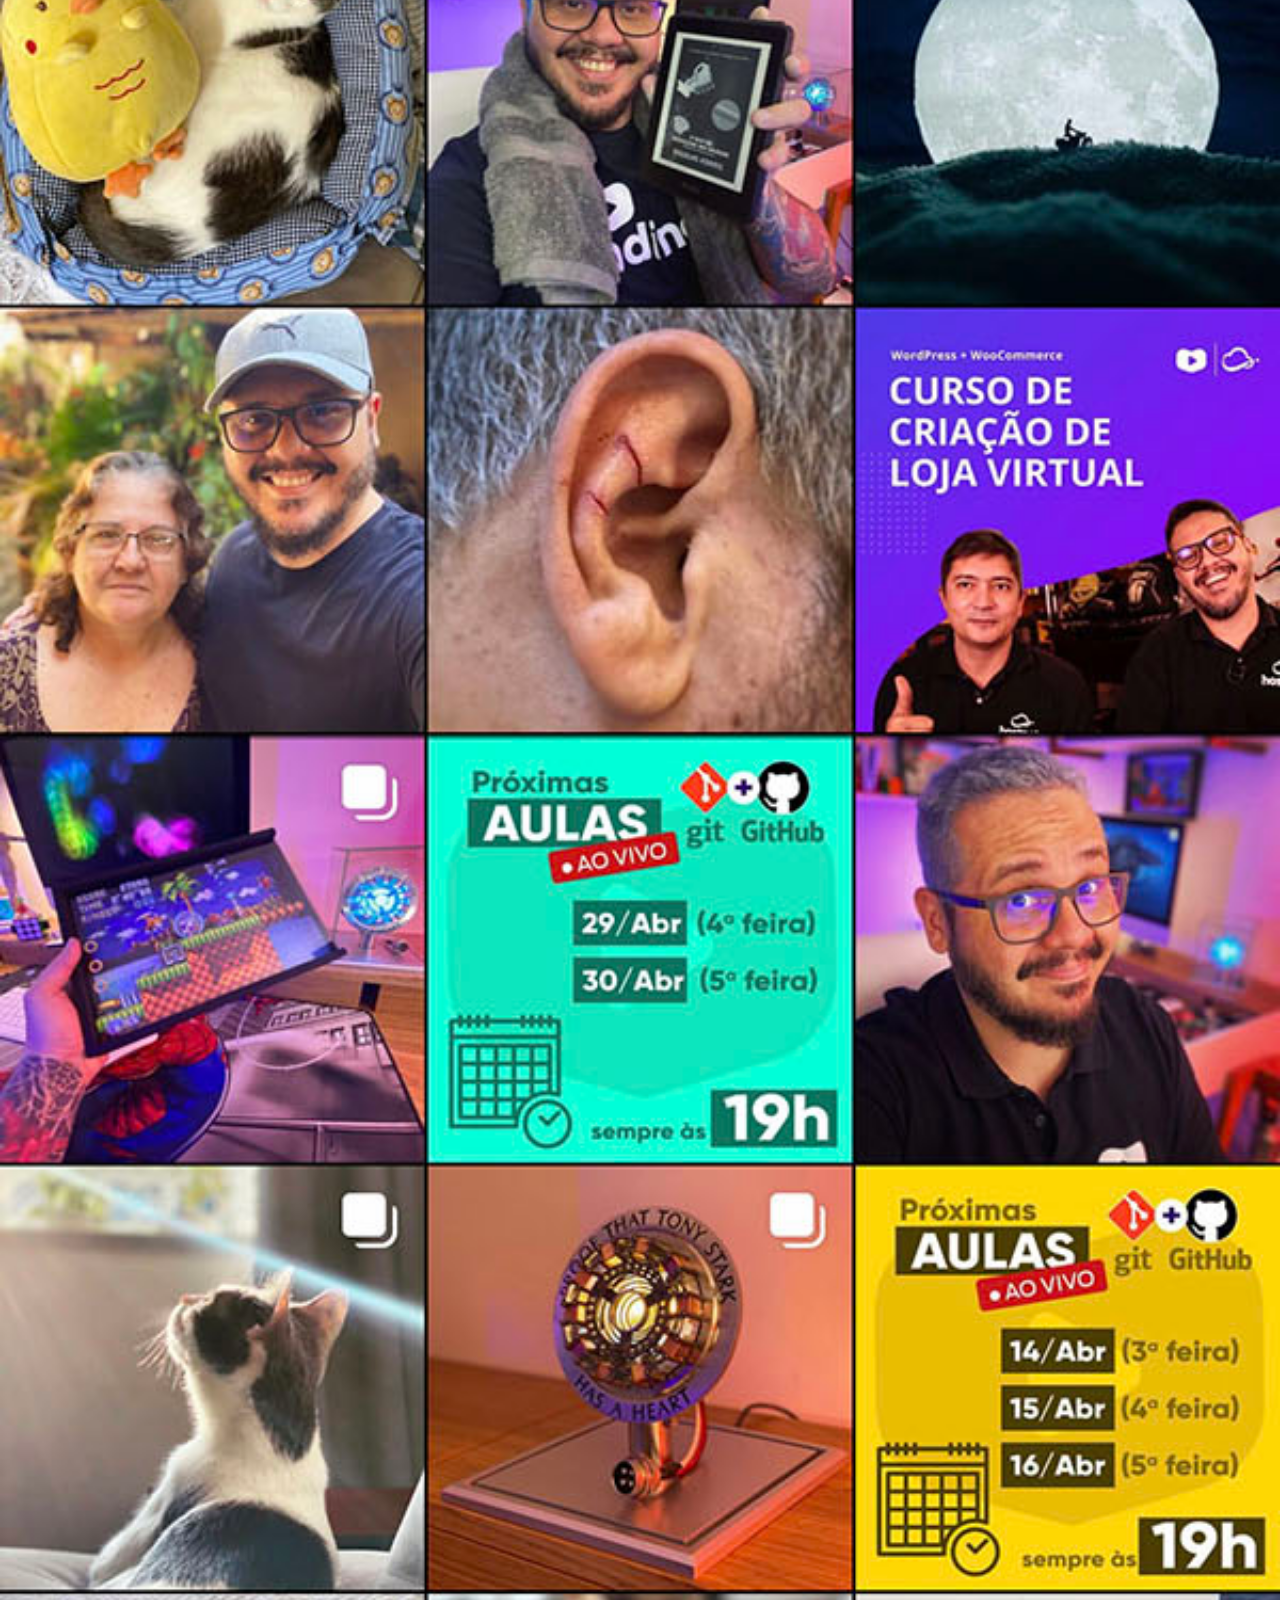
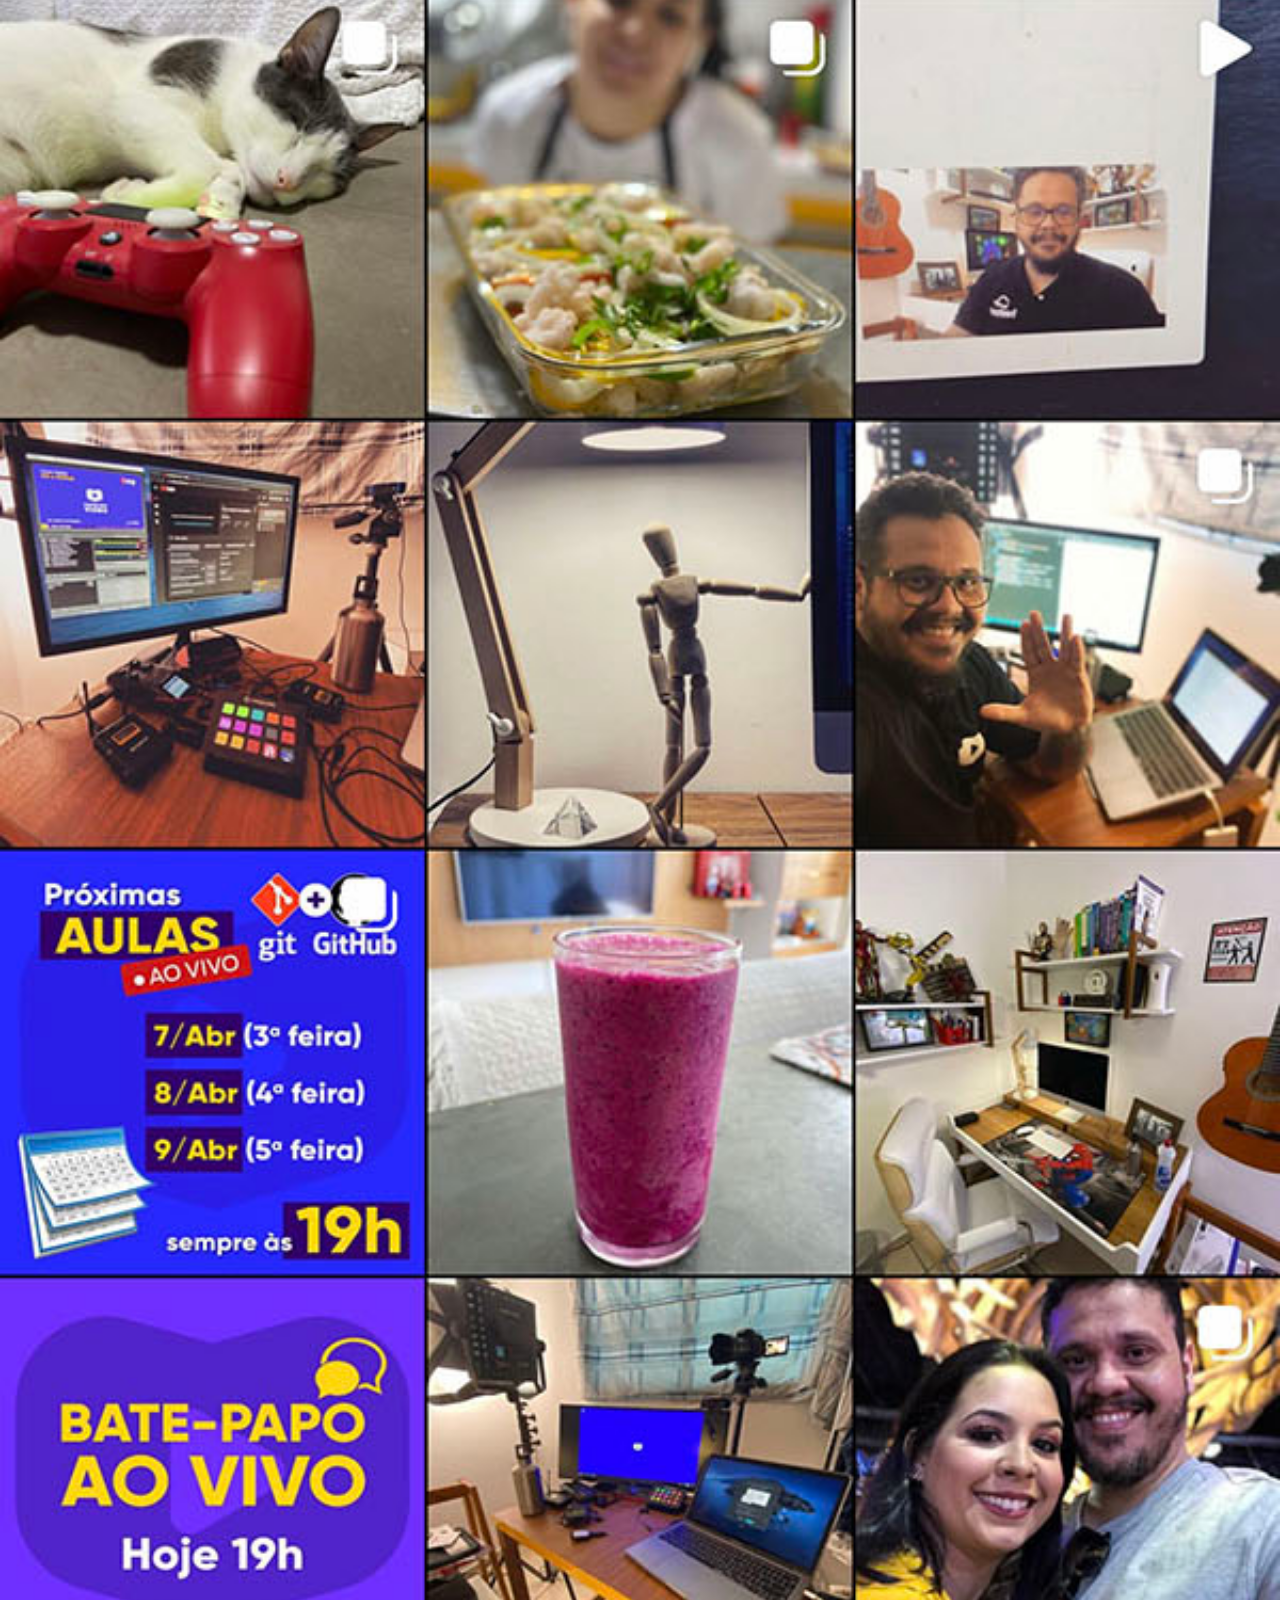
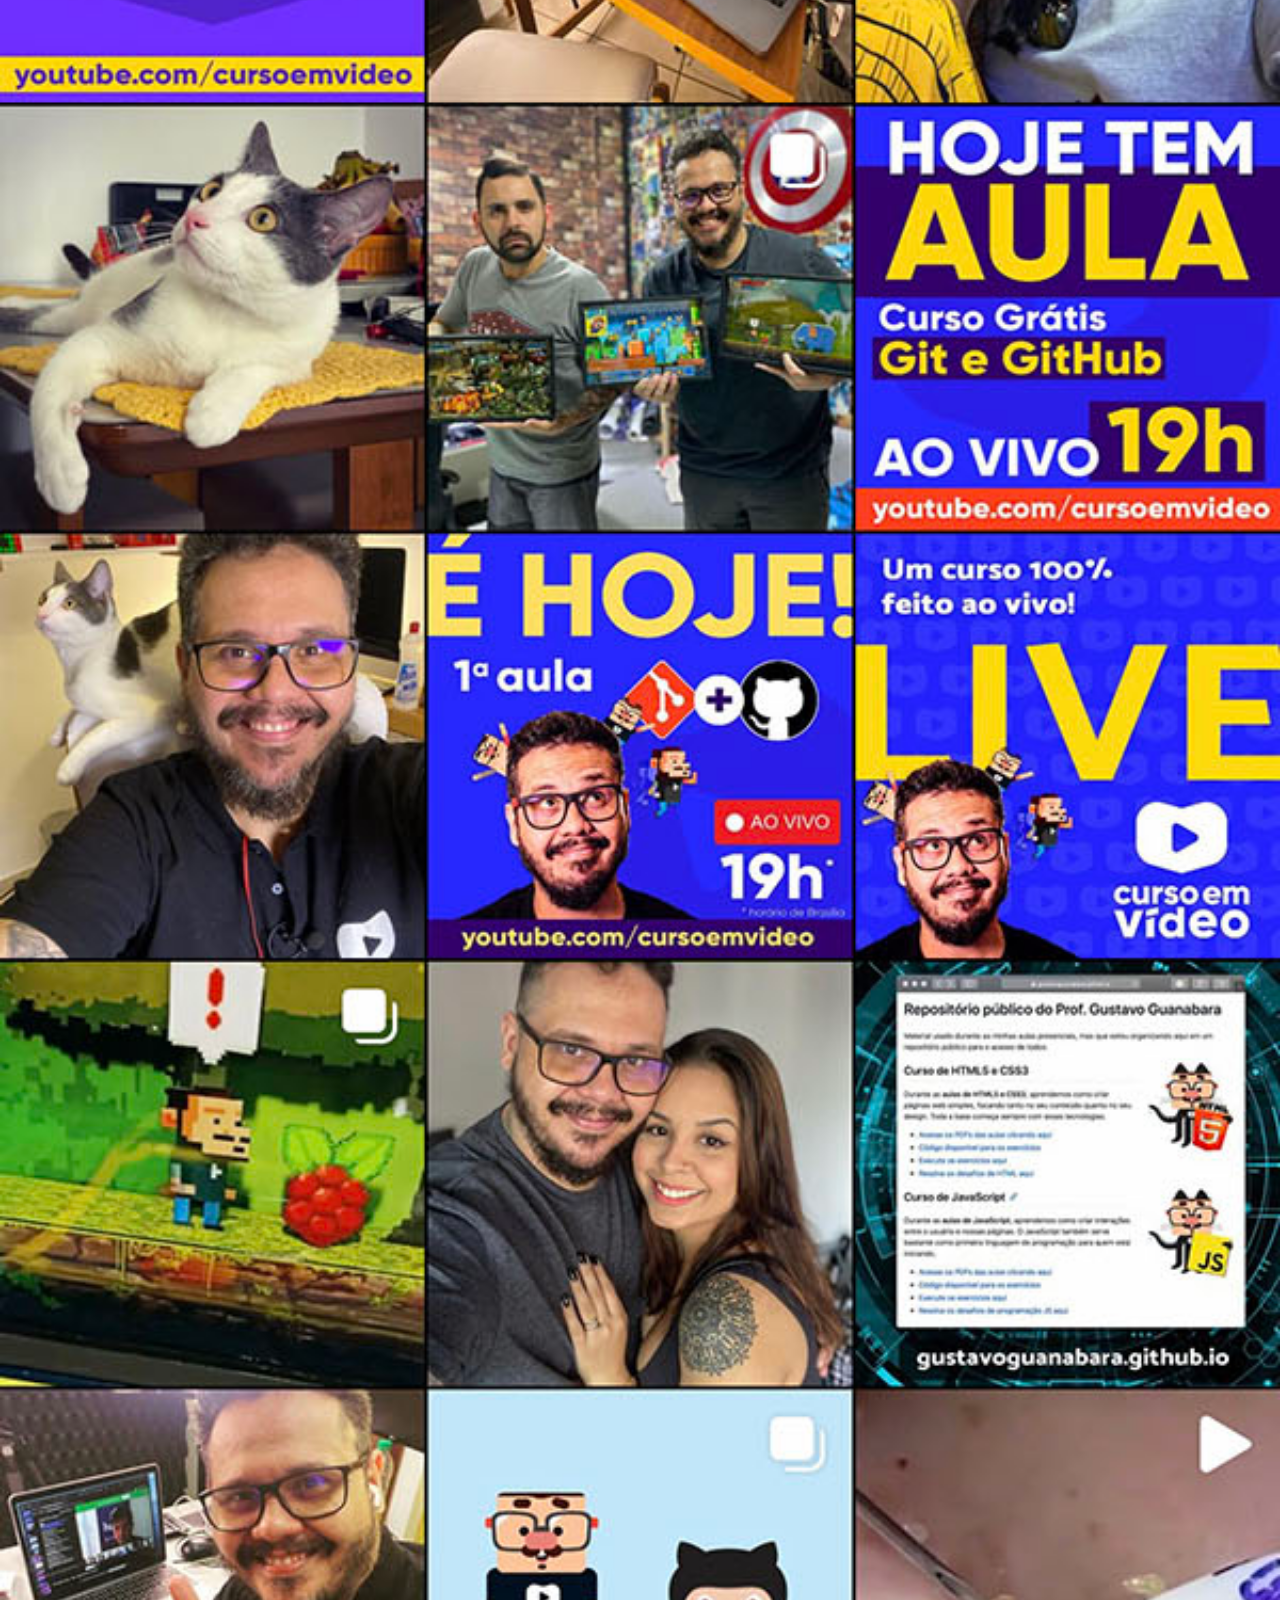
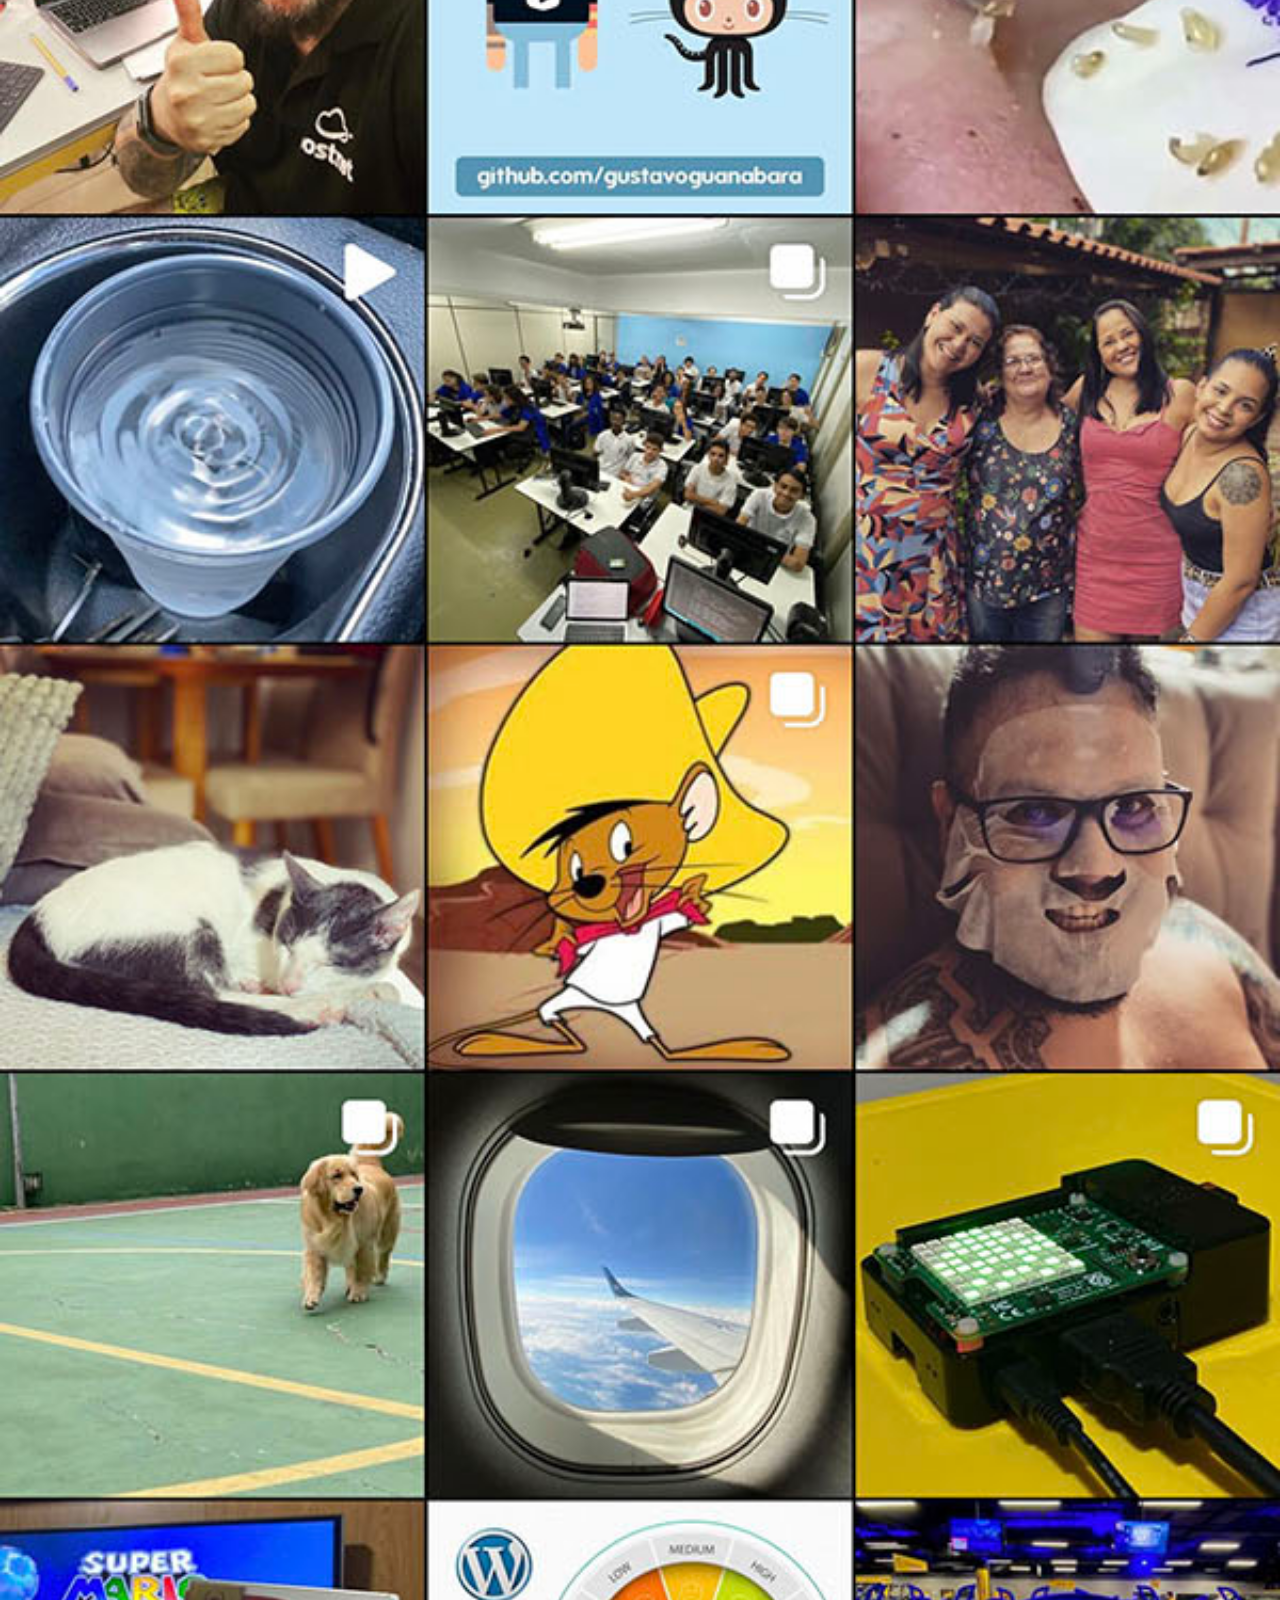
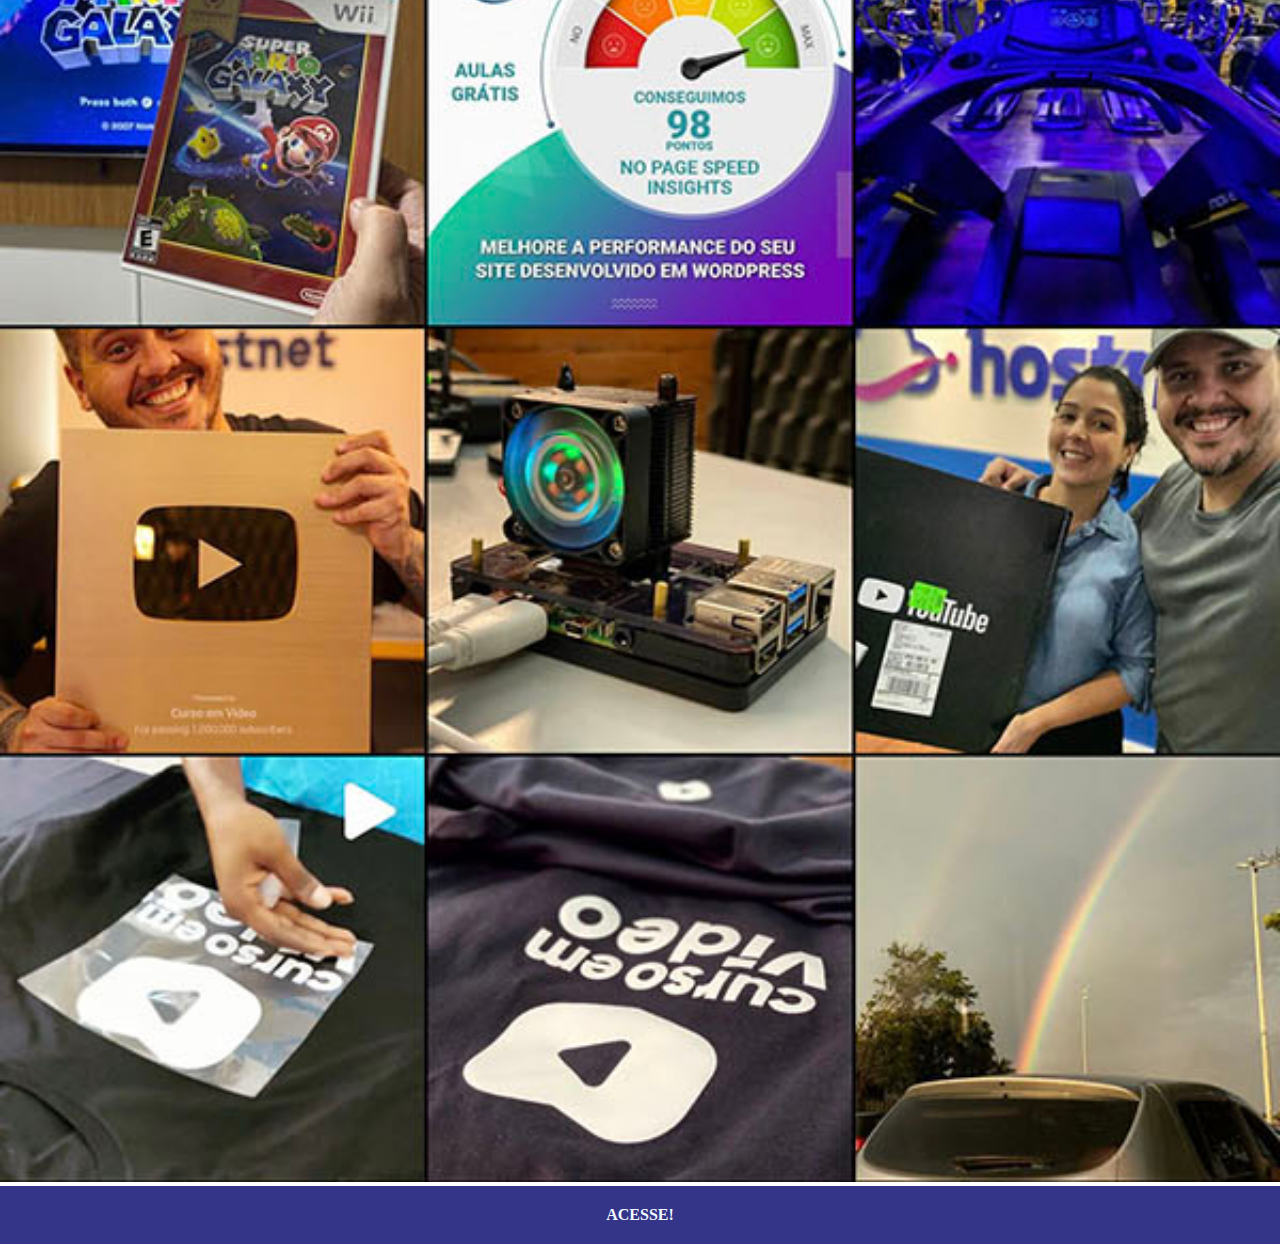
<file: instagram.html>
<!DOCTYPE html>
<html lang="pt-br">
<head>
    <meta charset="UTF-8">
    <meta name="viewport" content="width=device-width, initial-scale=1.0">
    <title>Document</title>
    <link rel="stylesheet" href="estilos/social.css">
</head>
<body>
    <img src="imagens/tela-instagram.jpg" alt="instagram">
    <a href="https://www.instagram.com/gustavoguanabara/" target="_blank"> ACESSE!</a>
</body>
</html>
</file>
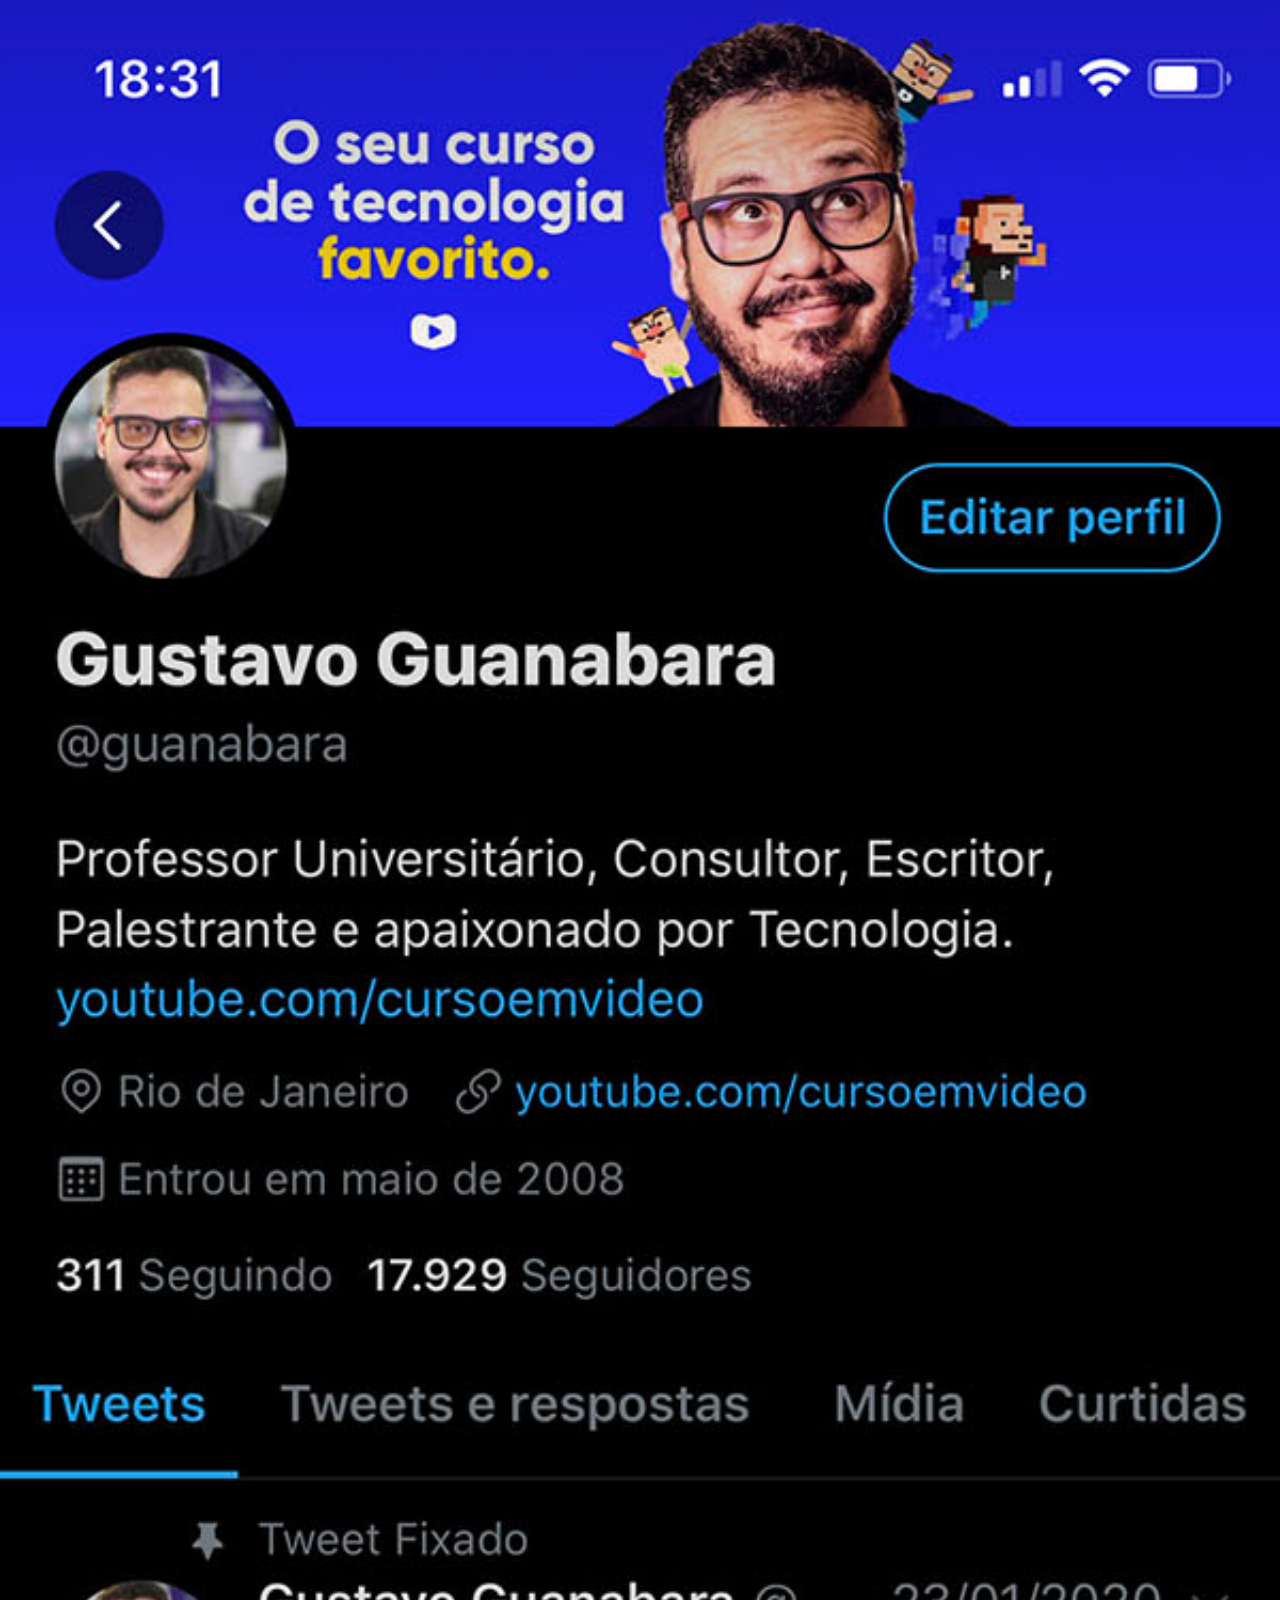
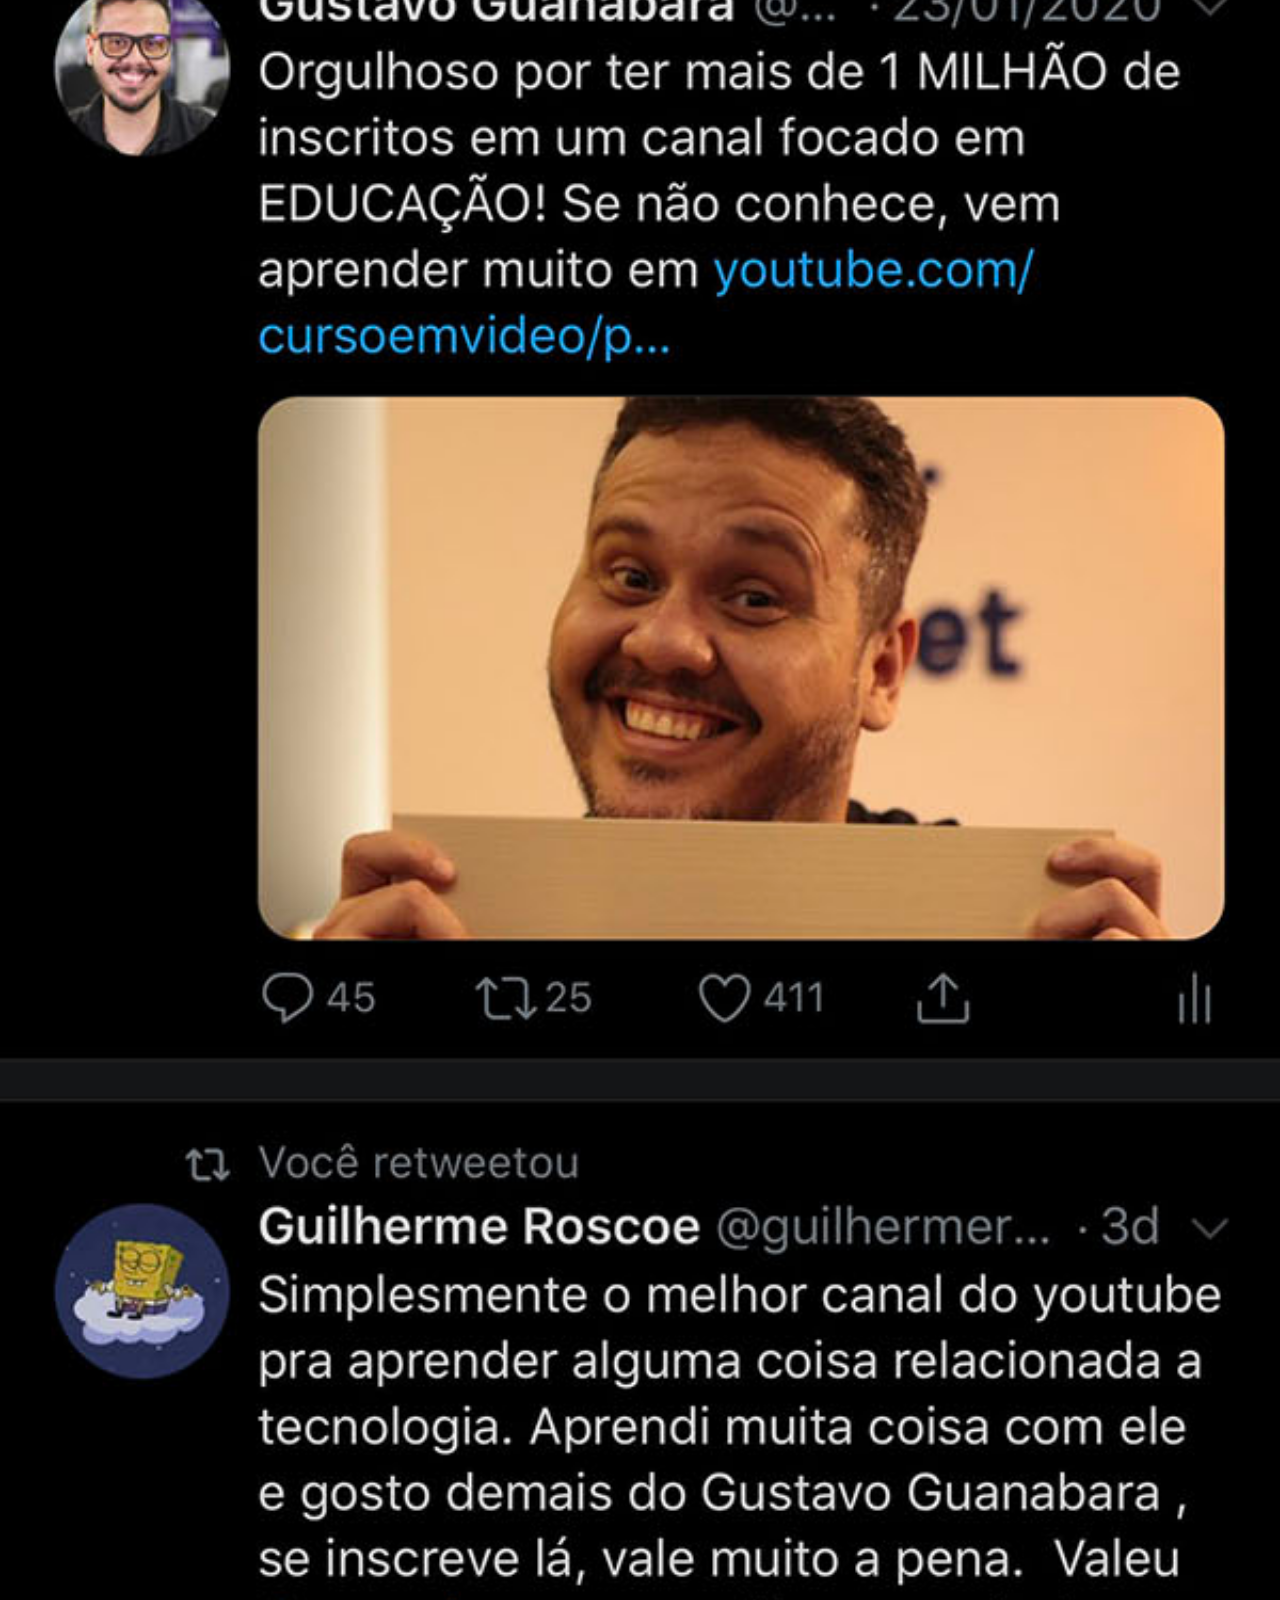
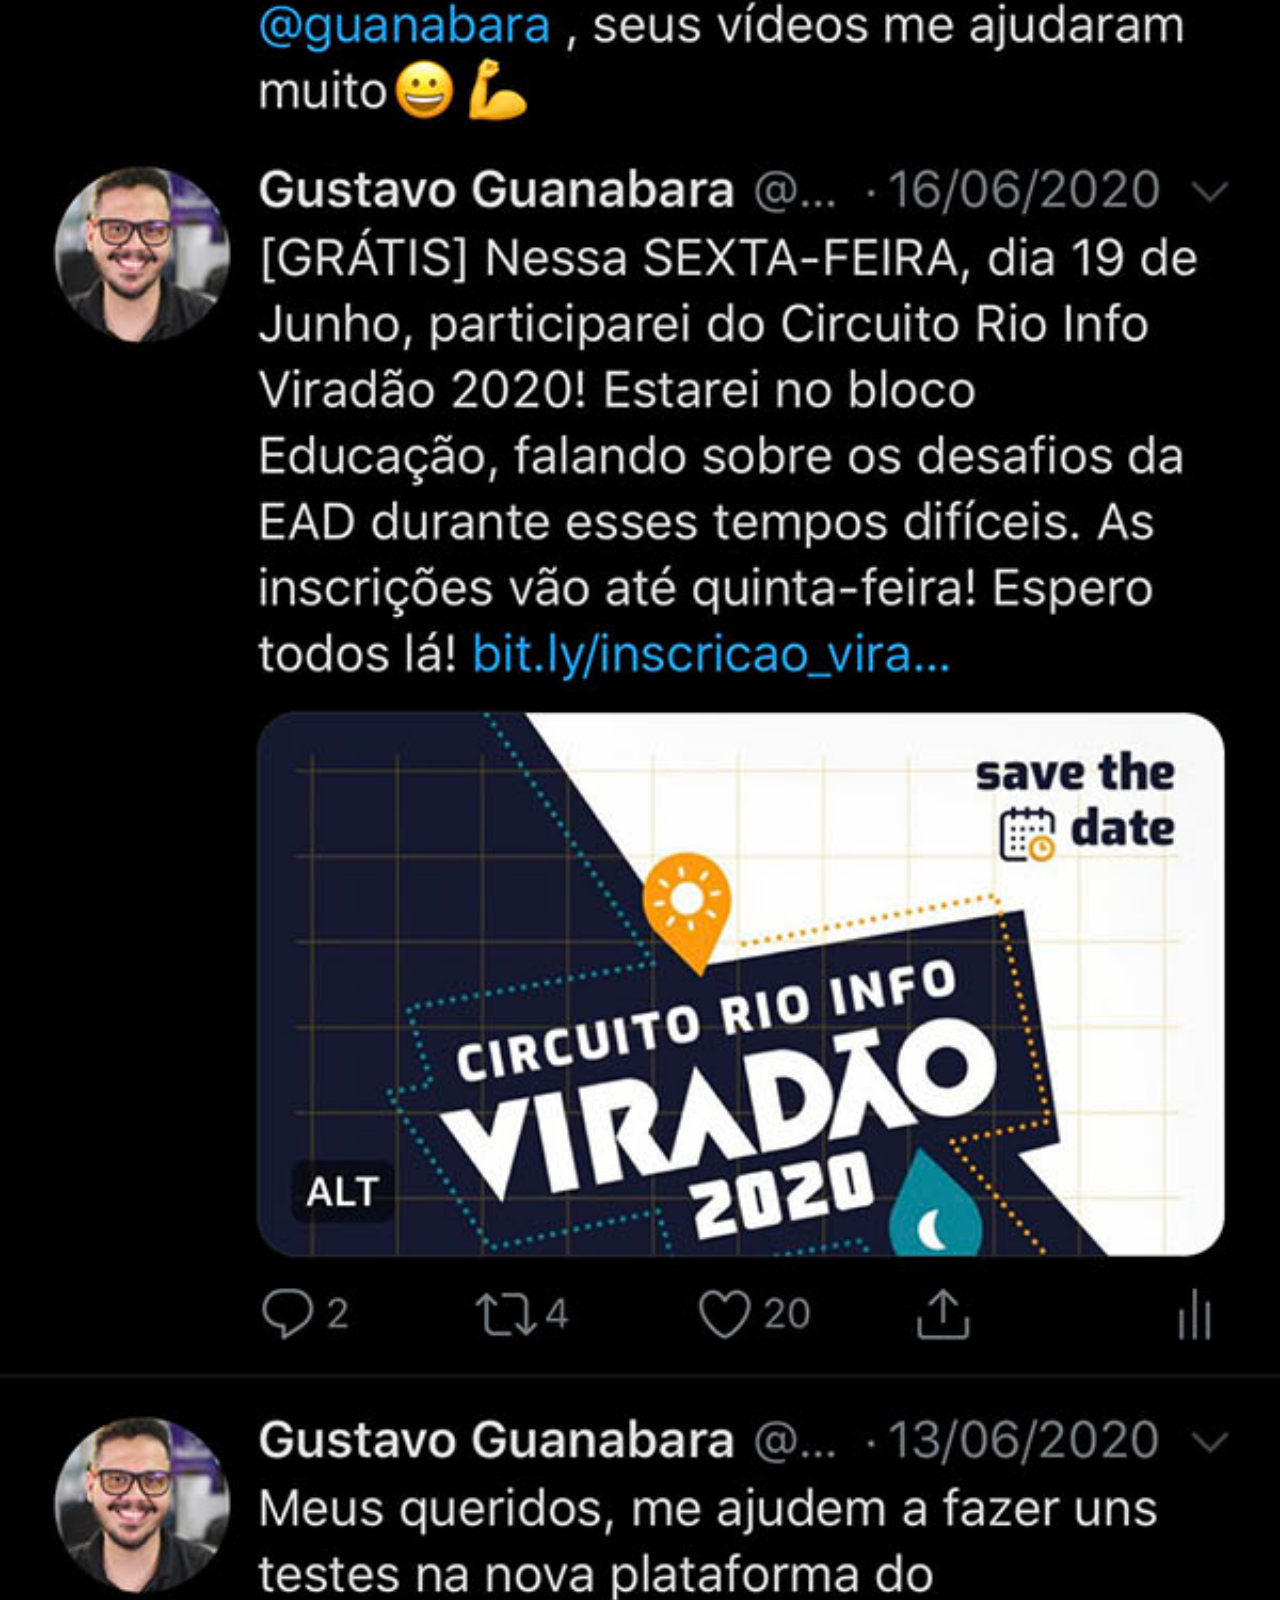
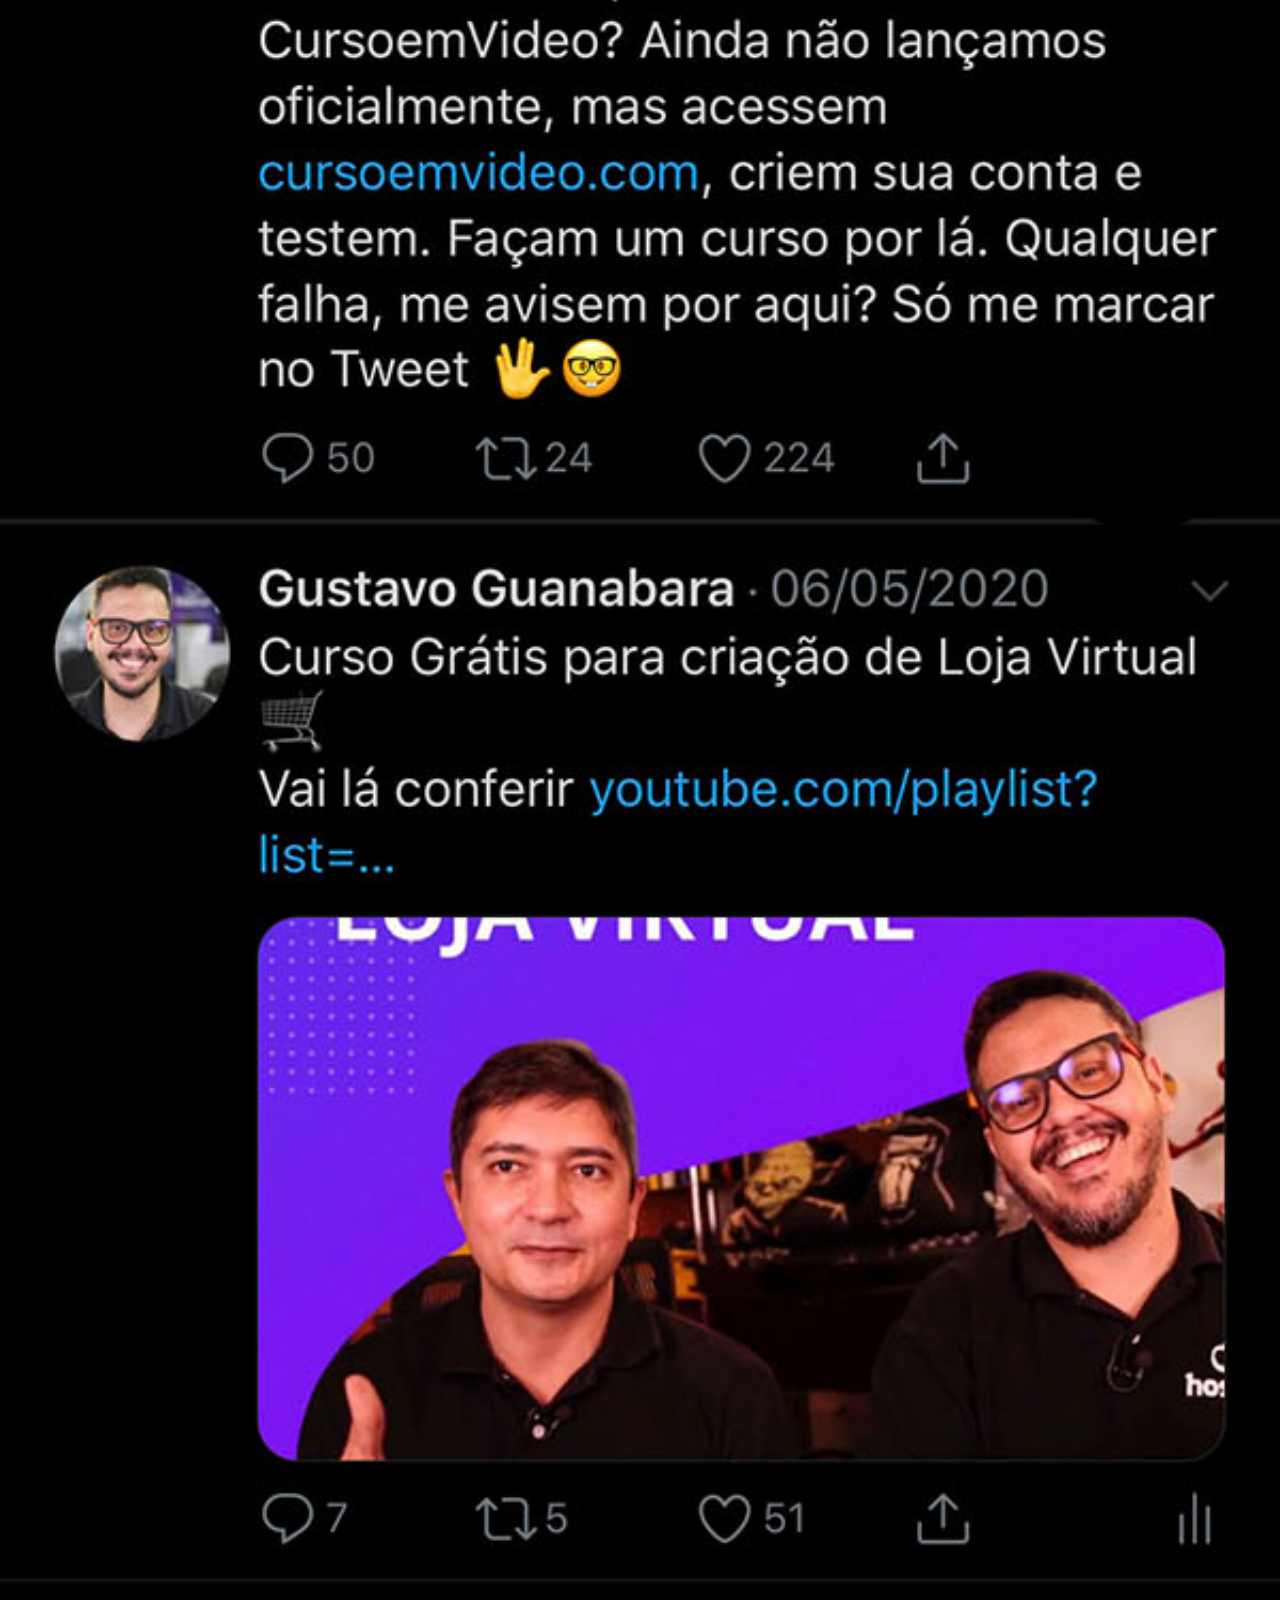
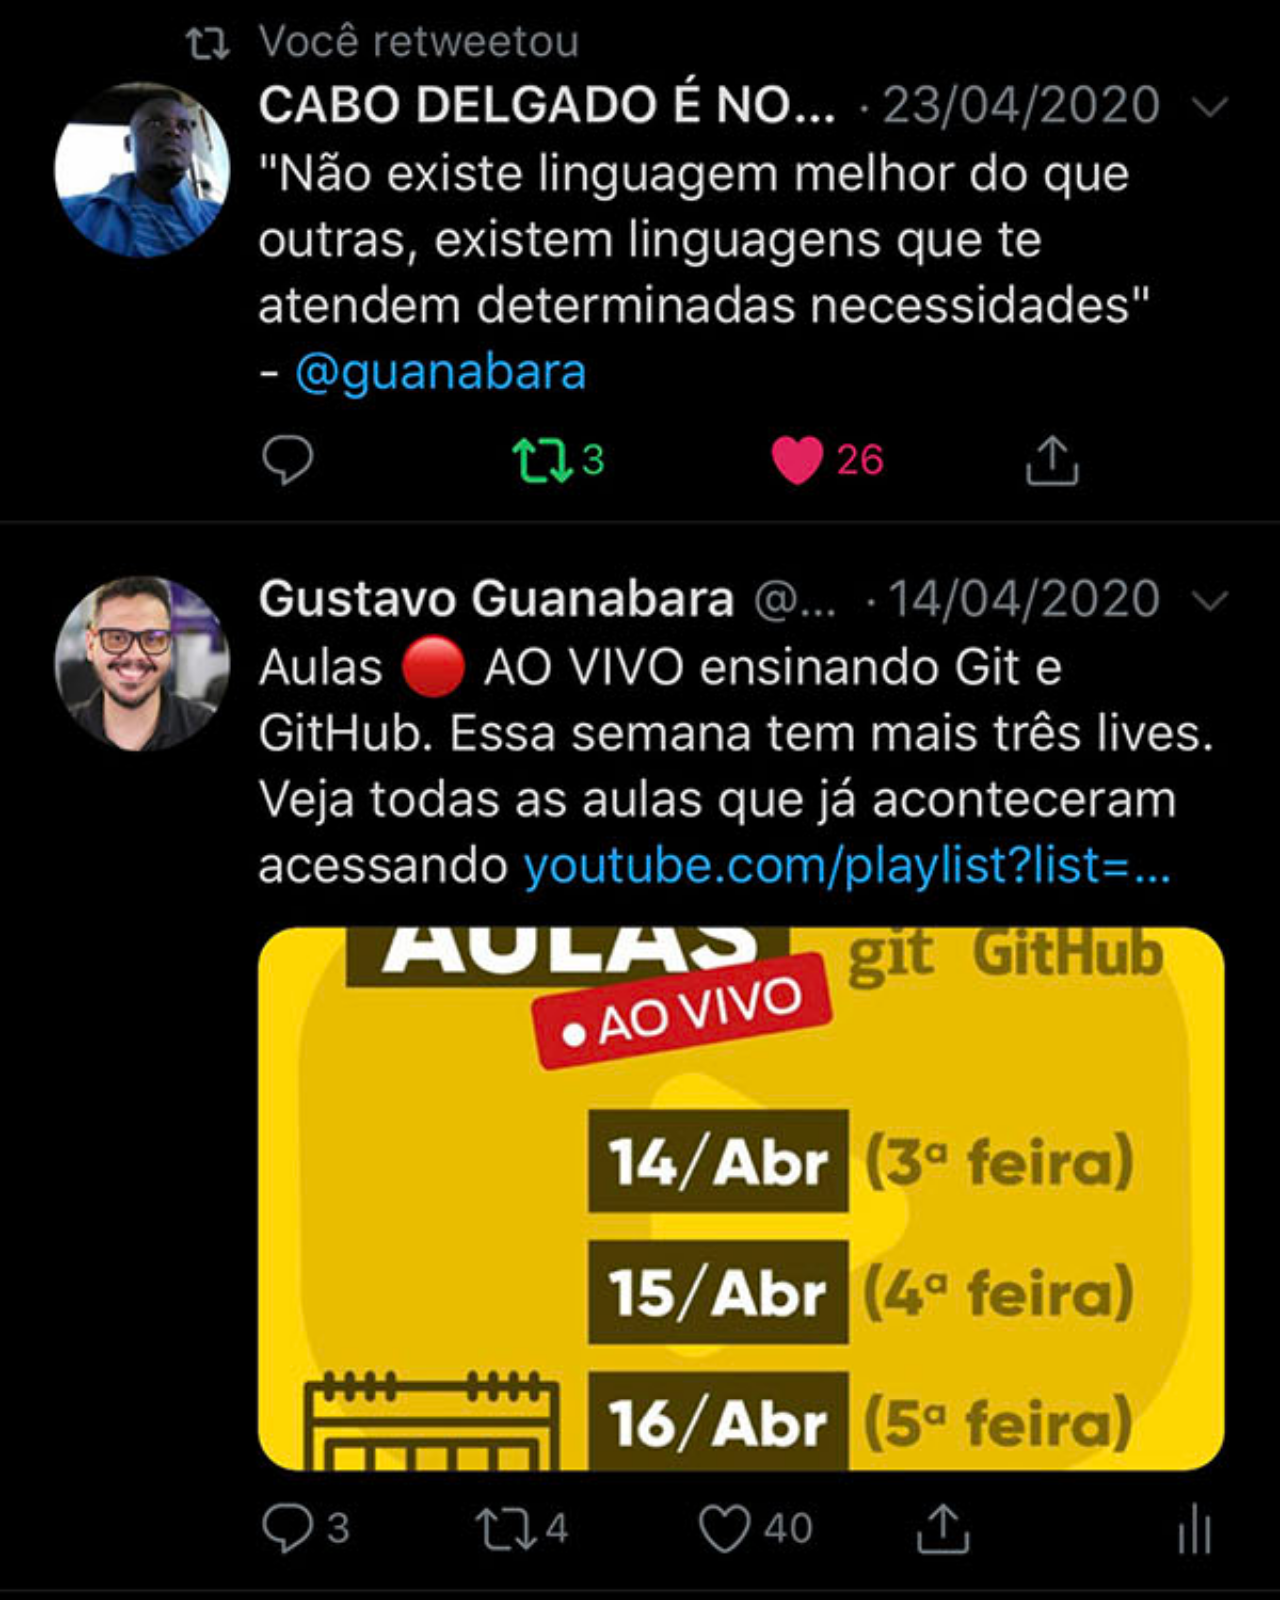
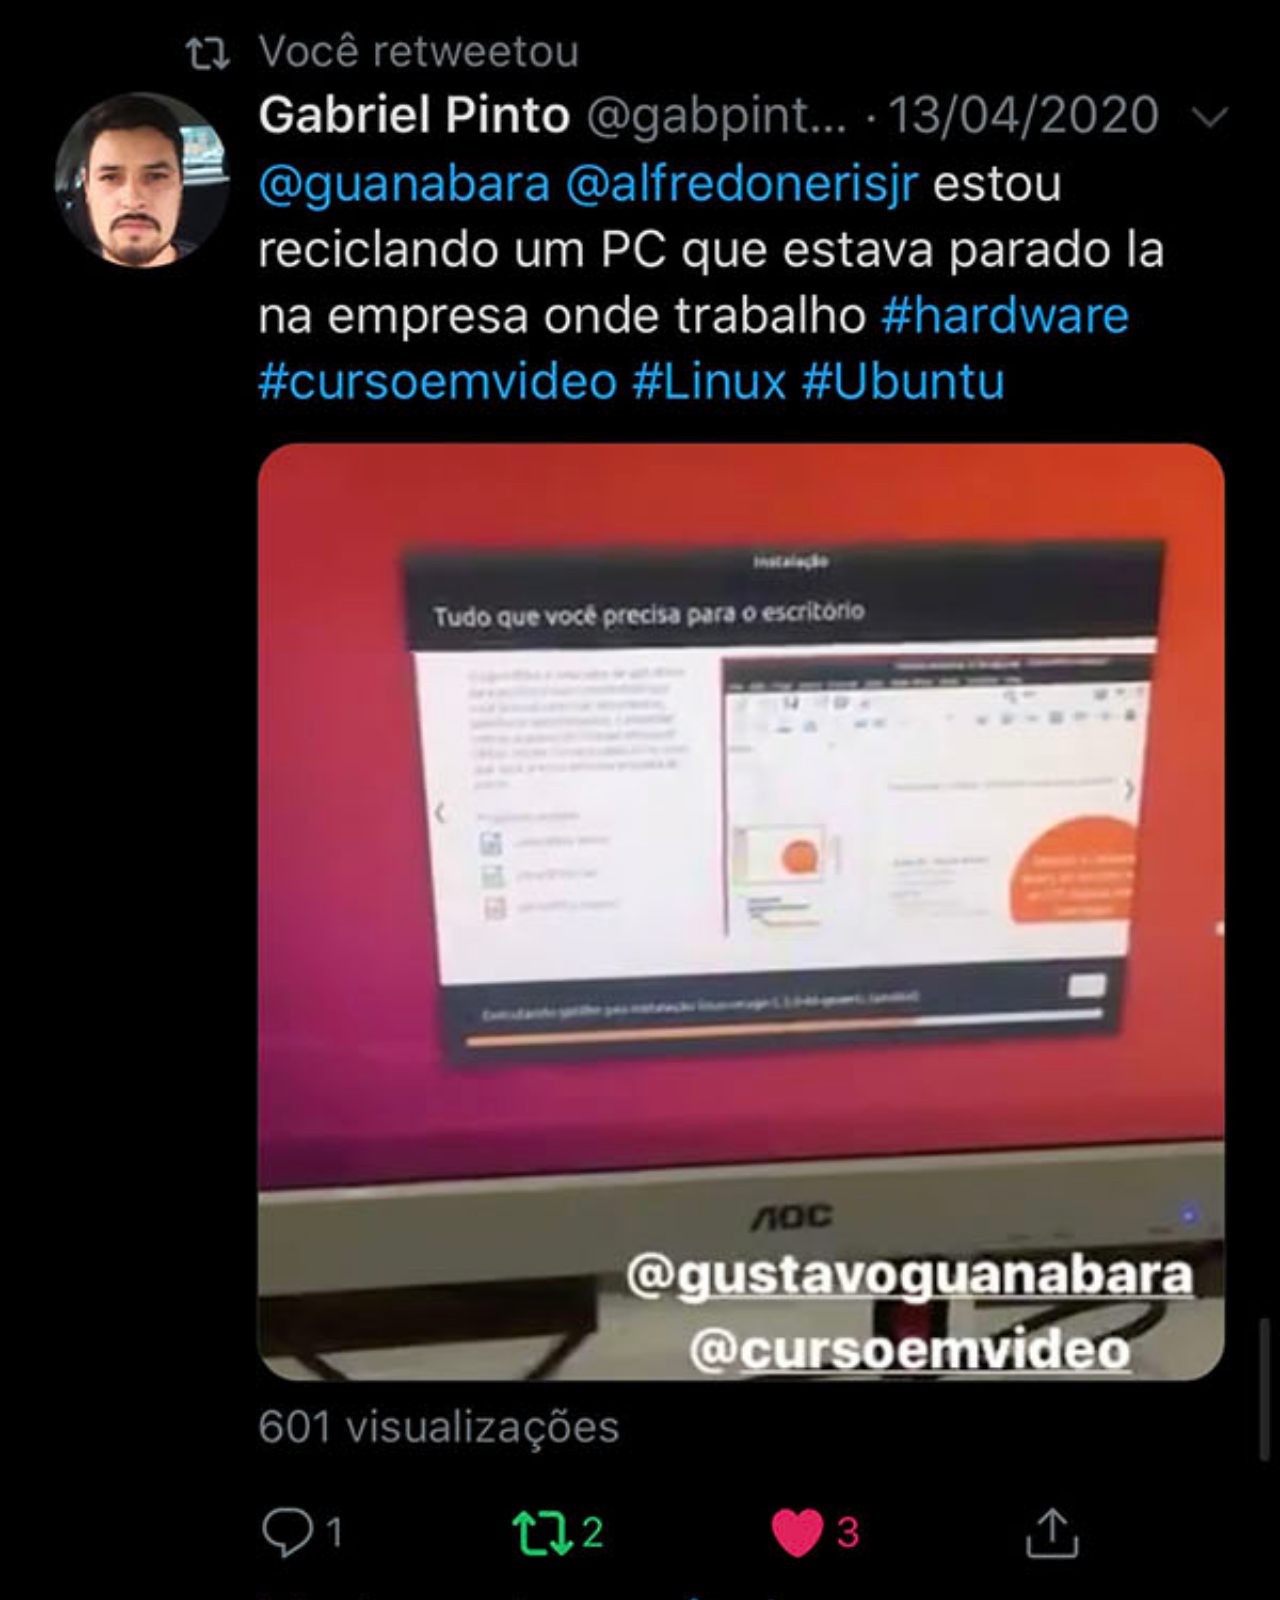
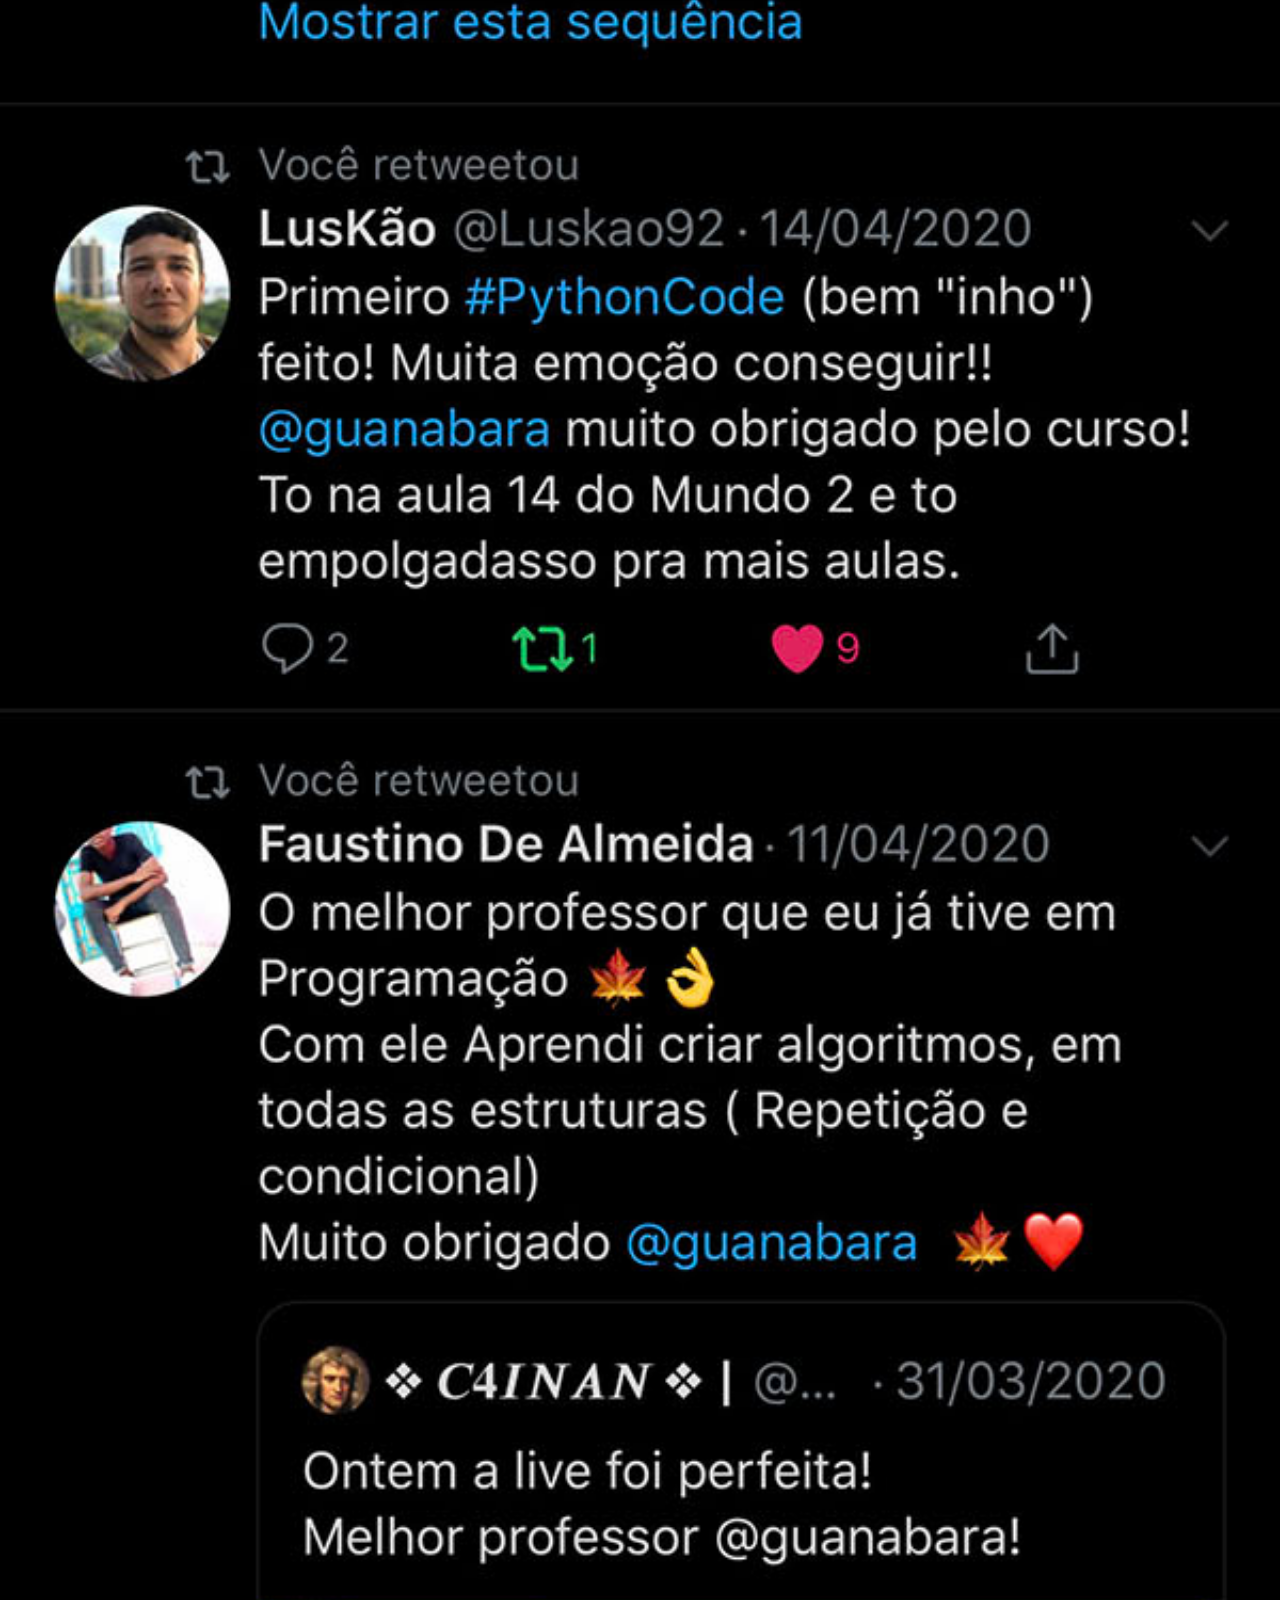
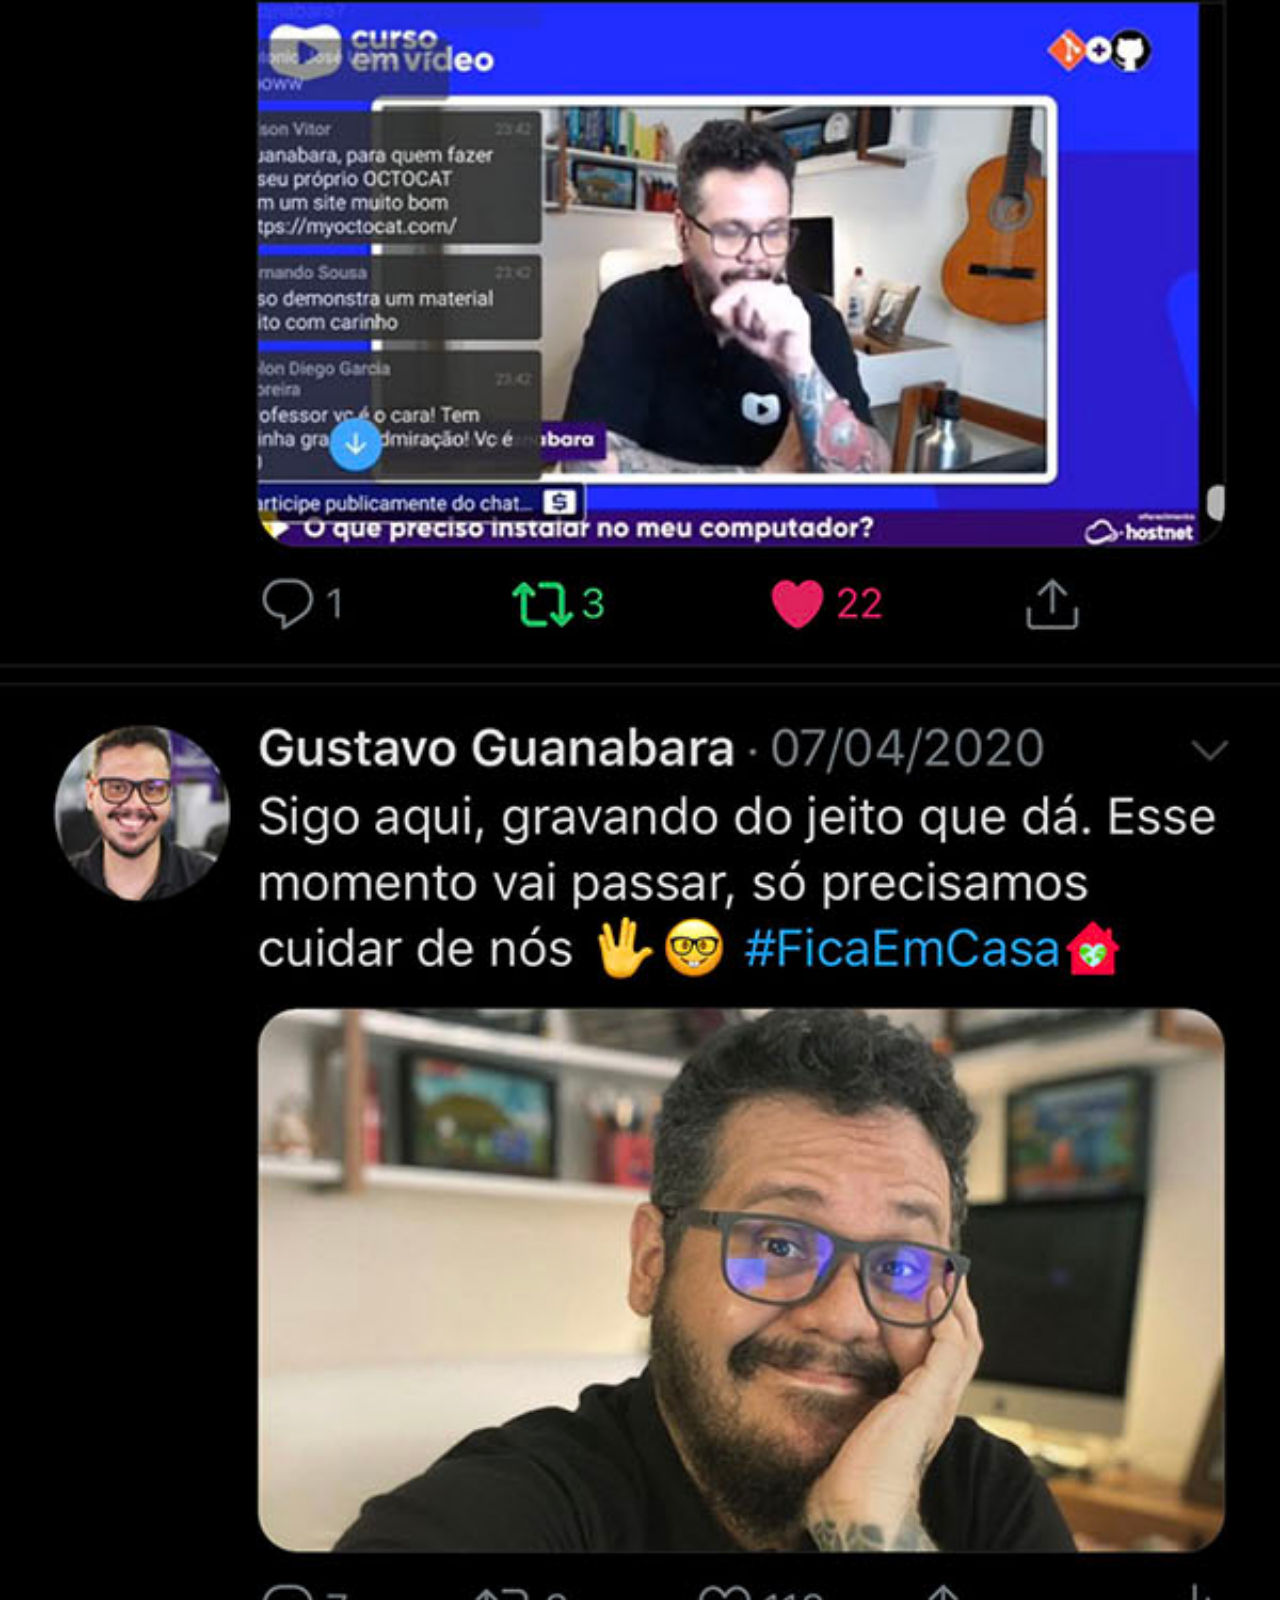
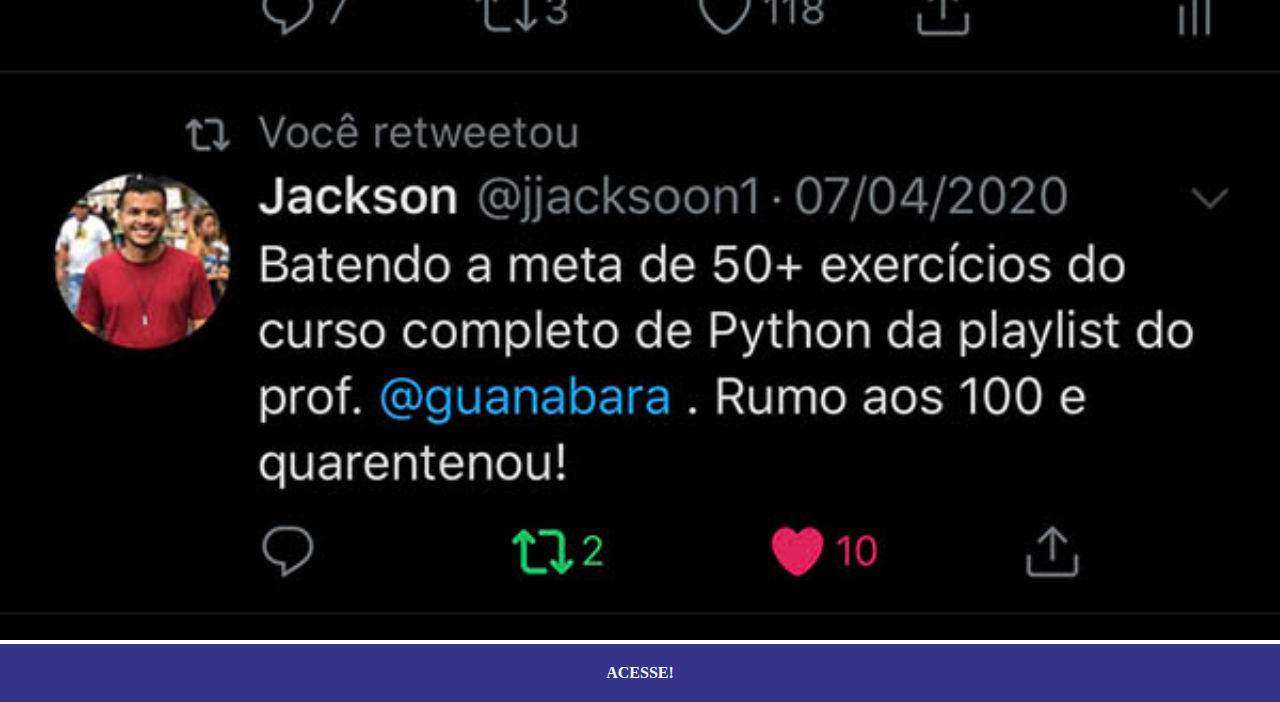
<file: twitter.html>
<!DOCTYPE html>
<html lang="pt-br">
<head>
    <meta charset="UTF-8">
    <meta name="viewport" content="width=device-width, initial-scale=1.0">
    <title>Document</title>
    <link rel="stylesheet" href="estilos/social.css">
</head>
<body>
    <img src="imagens/tela-twitter.jpg" alt="instagram">
    <a href="https://x.com/cursosemvideo" target="_blank"> ACESSE!</a>
</body>
</html>
</file>
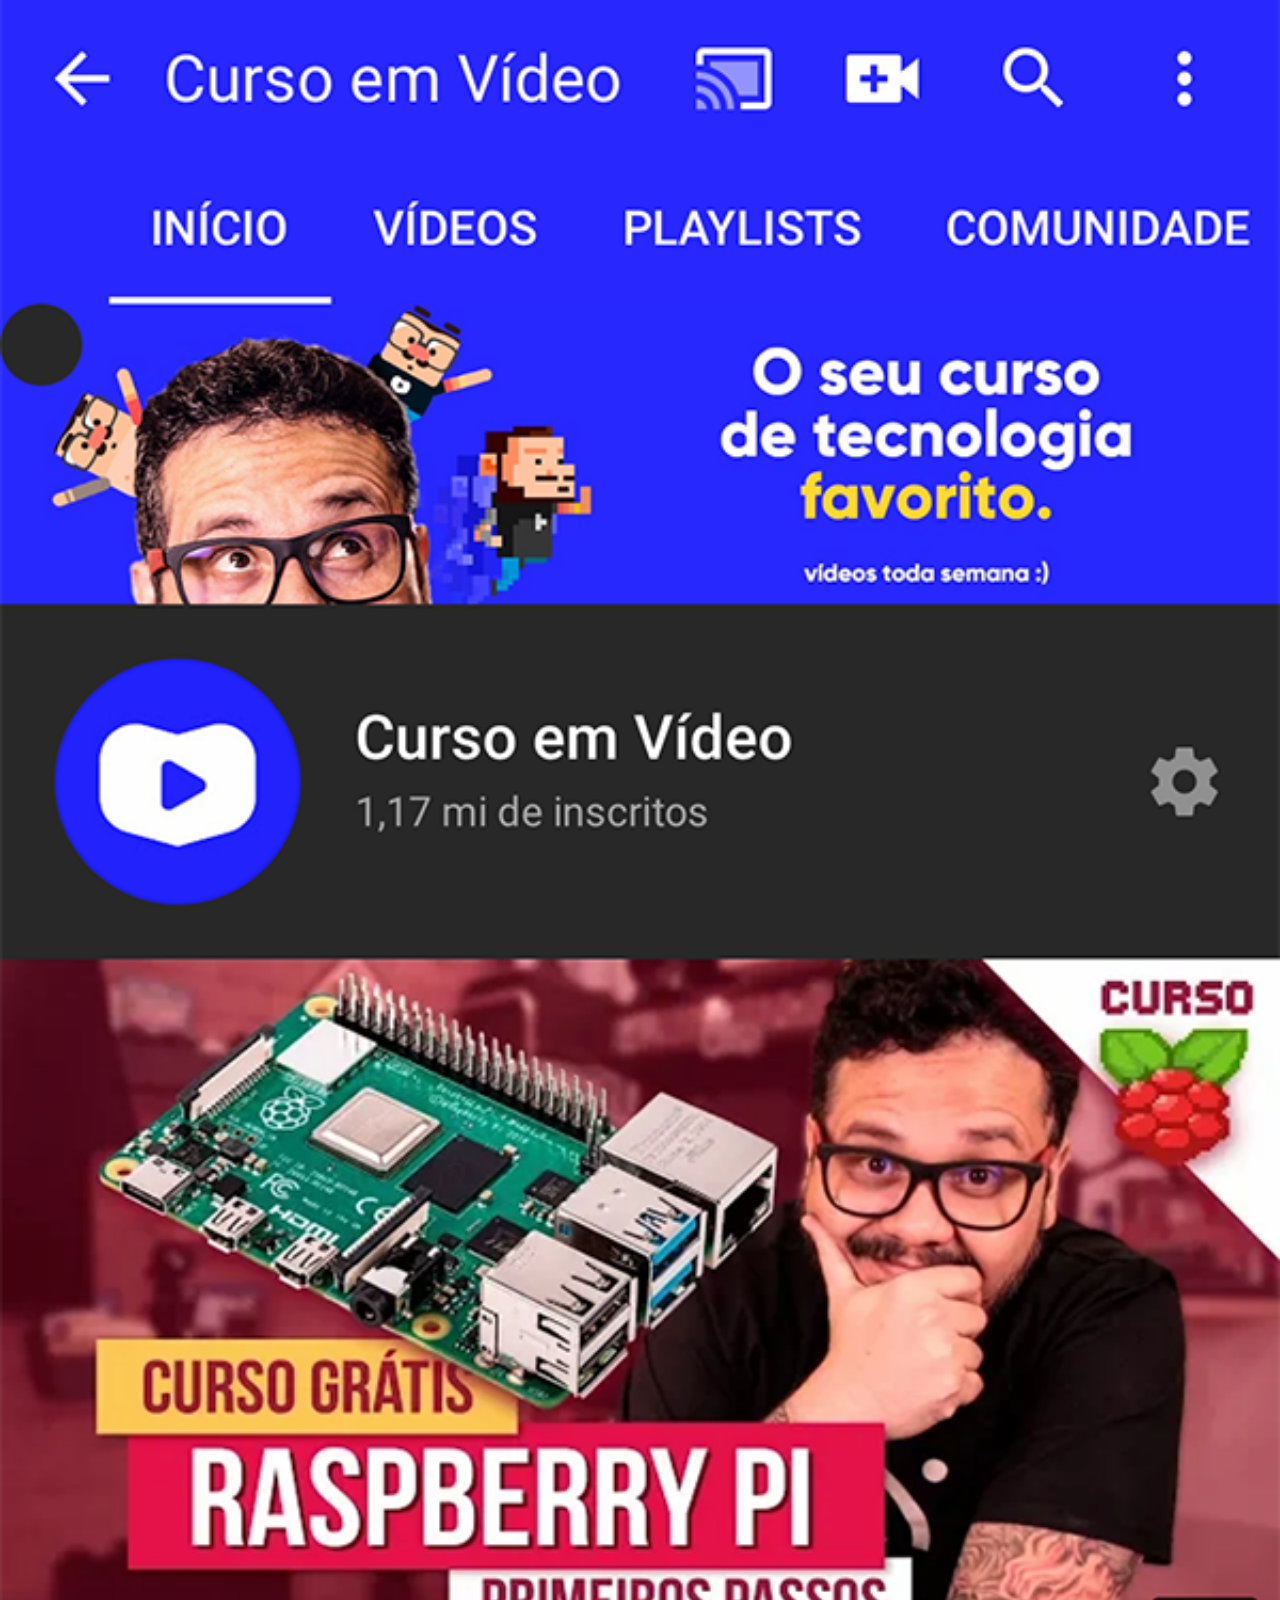
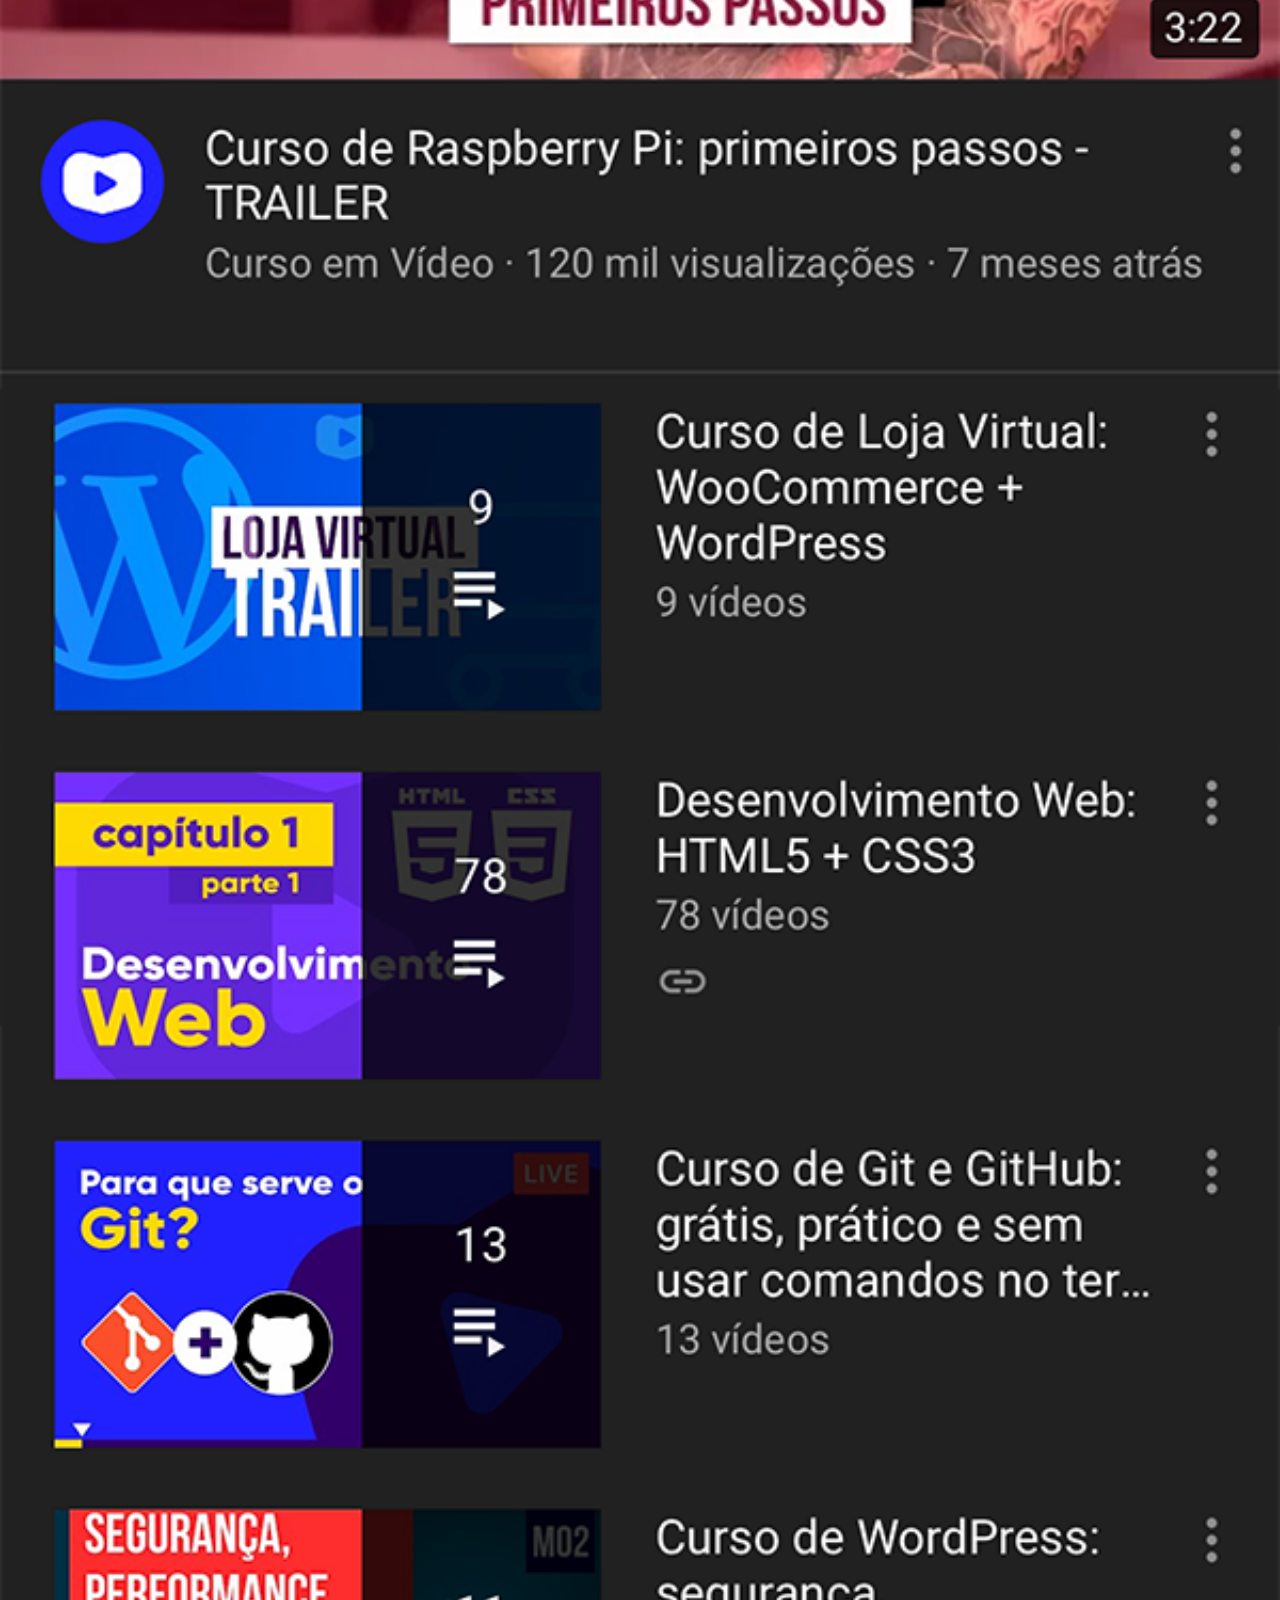
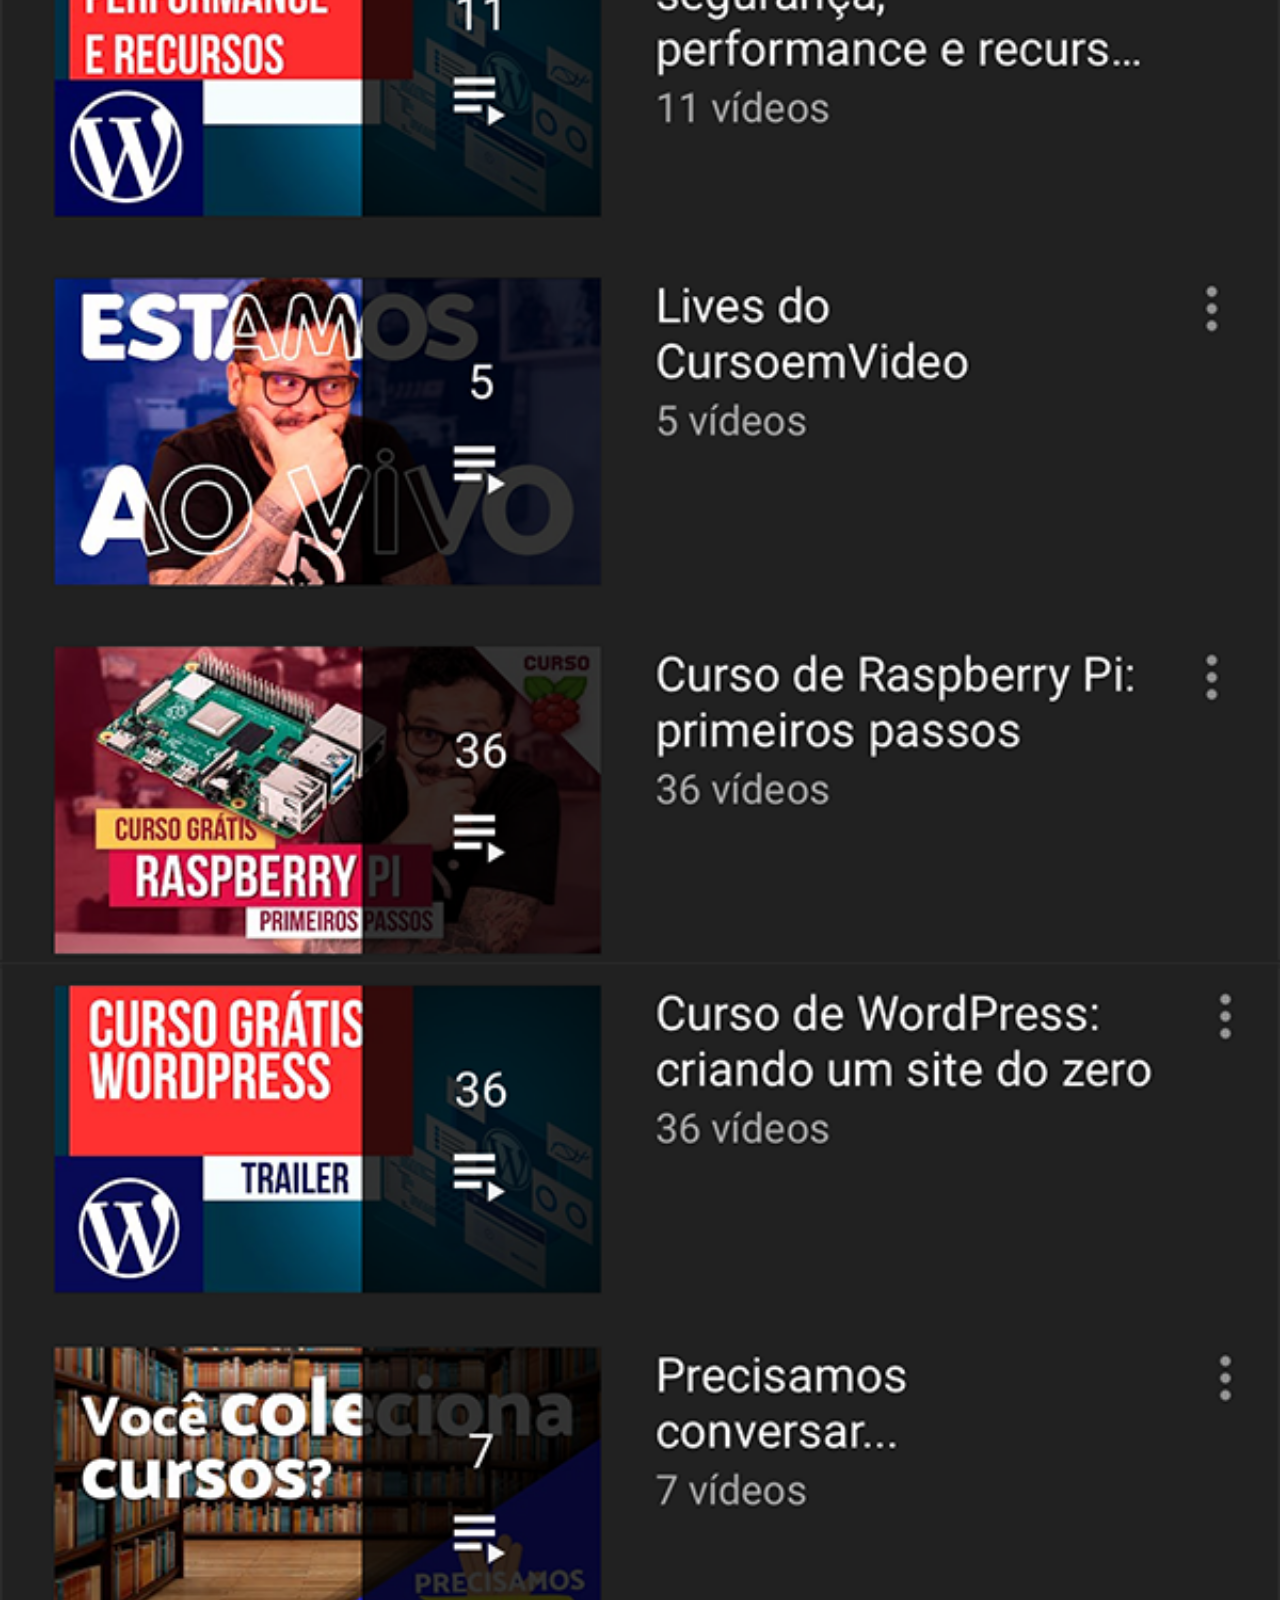
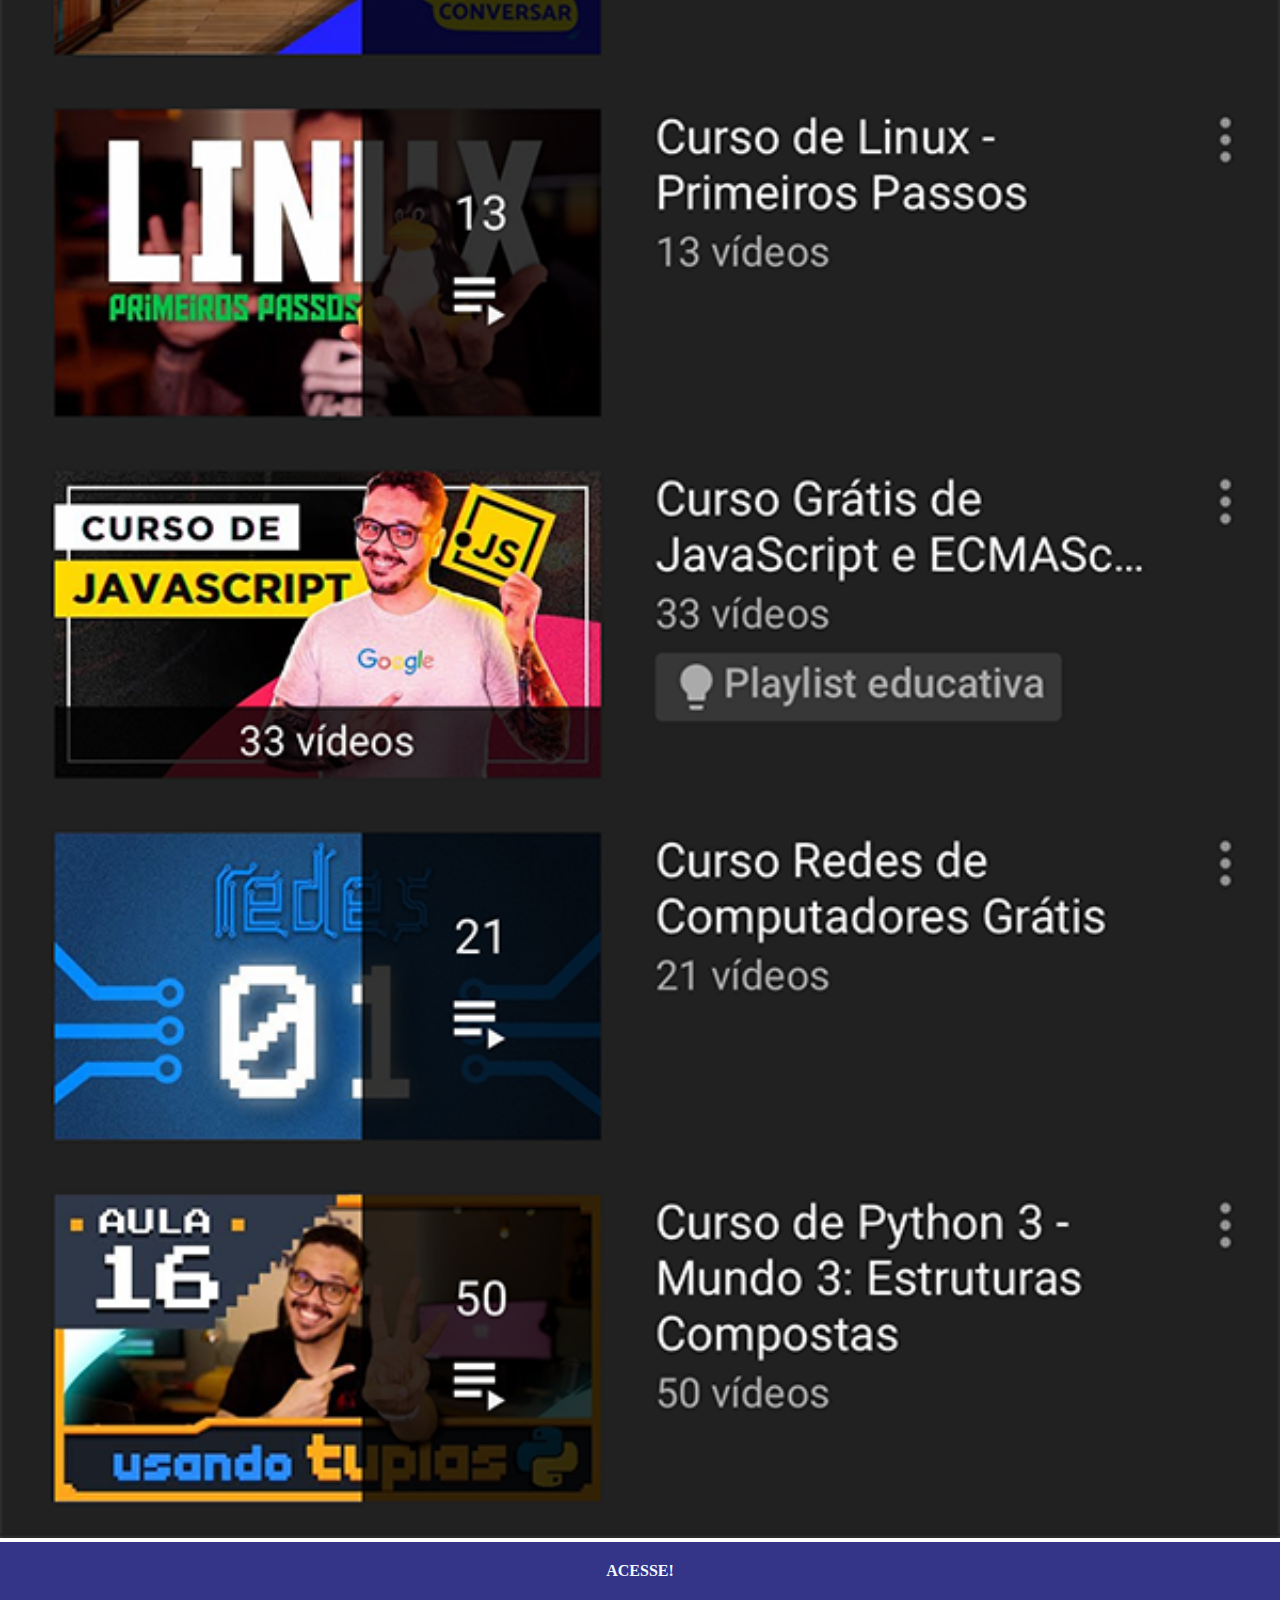
<file: youtube.html>
<!DOCTYPE html>
<html lang="pt-br">
<head>
    <meta charset="UTF-8">
    <meta name="viewport" content="width=device-width, initial-scale=1.0">
    <title>Document</title>
    <link rel="stylesheet" href="estilos/social.css">
</head>
<body>
    <img src="imagens/tela-youtube.png" alt="instagram">
    <a href="https://www.youtube.com/c/CursoemV%C3%ADdeo/playlists" target="_blank"> ACESSE!</a>
</body>
</html>
</file>
<file: estilos/style.css>
@charset "UTF-8";

body{
    margin: 0px;
    padding: 0px;
    font-family: Arial, Helvetica, sans-serif;
}


html, body{
    height: 100vh;
    width: 100vw;
    background-color: black;
}
body{
    background: url(../imagens/fundo-madeira.jpg) no-repeat top center;
    background-size: cover;
    background-attachment: fixed;
}
main{
    height: 100vh;
    position: relative;
    
}

#telefone{
    height: 626px;
    width: 310px;
    
    background-image: url(../imagens/frame-iphone.png);
    background-repeat: no-repeat;

    position: absolute;
    top: 50%;
    left: 50%;
    transform: translate(-50%, -50%);
}

iframe#tela{
    position: relative;
    top: 79px;
    left: 21px;
    width: 269px;
    height: 473px;
}
#redes-sociais{
    text-align: right;
}
#redes-sociais  img:hover{
    border: 2px solid rgba(255, 255, 255, 0.678);
    transform: translate(-3px, -3px);
    box-shadow: 5px 5px 10px black;
}
#redes-sociais  img{
    border-radius: 50%;
    width: 50px;
    margin: 5px;
    box-shadow: 2px 2px 5px black;
    box-sizing: border-box;
    transition: transform 0.5s, border 0.5s;
}
</file>
<file: estilos/social.css>
@charset "UTF-*";


        *{
            padding: 0px;
            margin: 0px;
        }
        ::-webkit-scrollbar {
            width: 0px;
            height: 0px;
        }
        img{
            width: 100vw;

        }
        a{
            display: block;
            background-color: rgb(52, 52, 136);
            
            text-align: center;
            text-decoration: none;
            font-weight: bolder;
            color: aliceblue;
            padding: 20px;

        }
        a:hover{
            background-color: rgb(78, 78, 219);
        }
</file>
